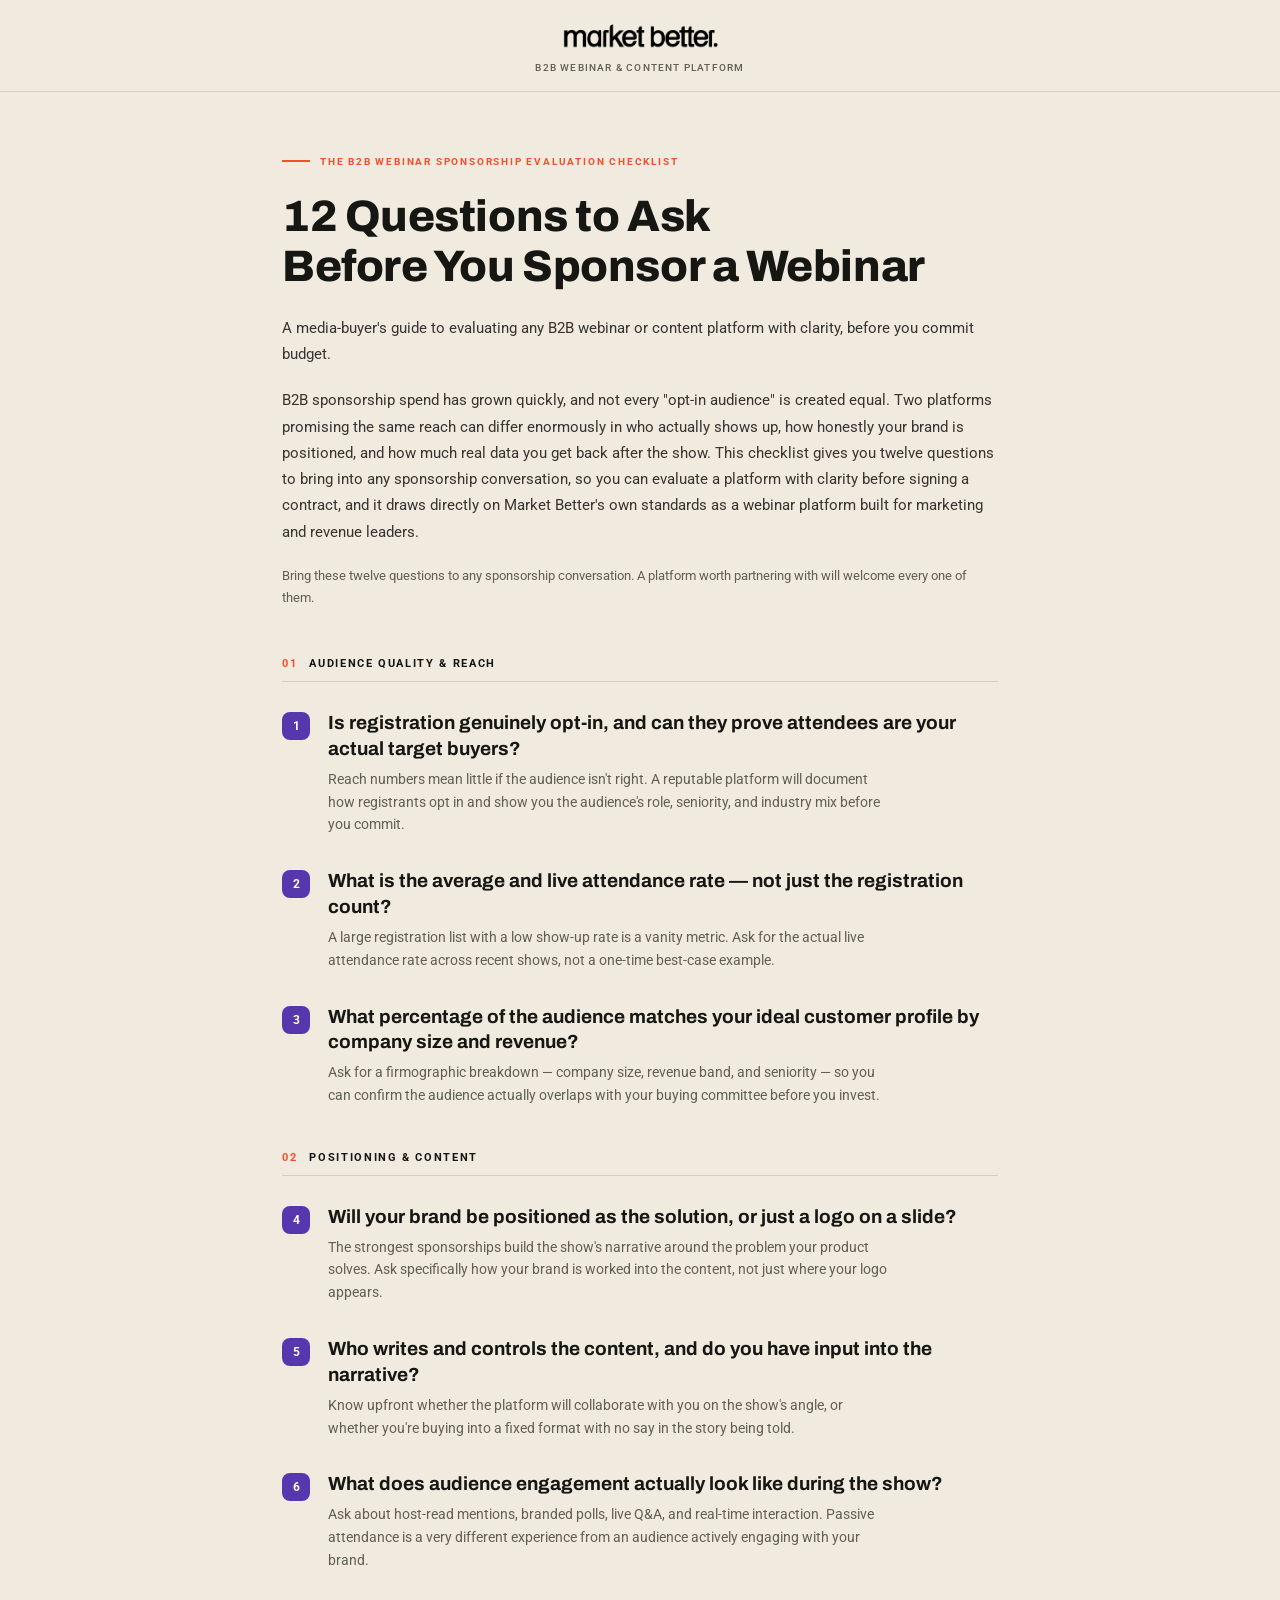
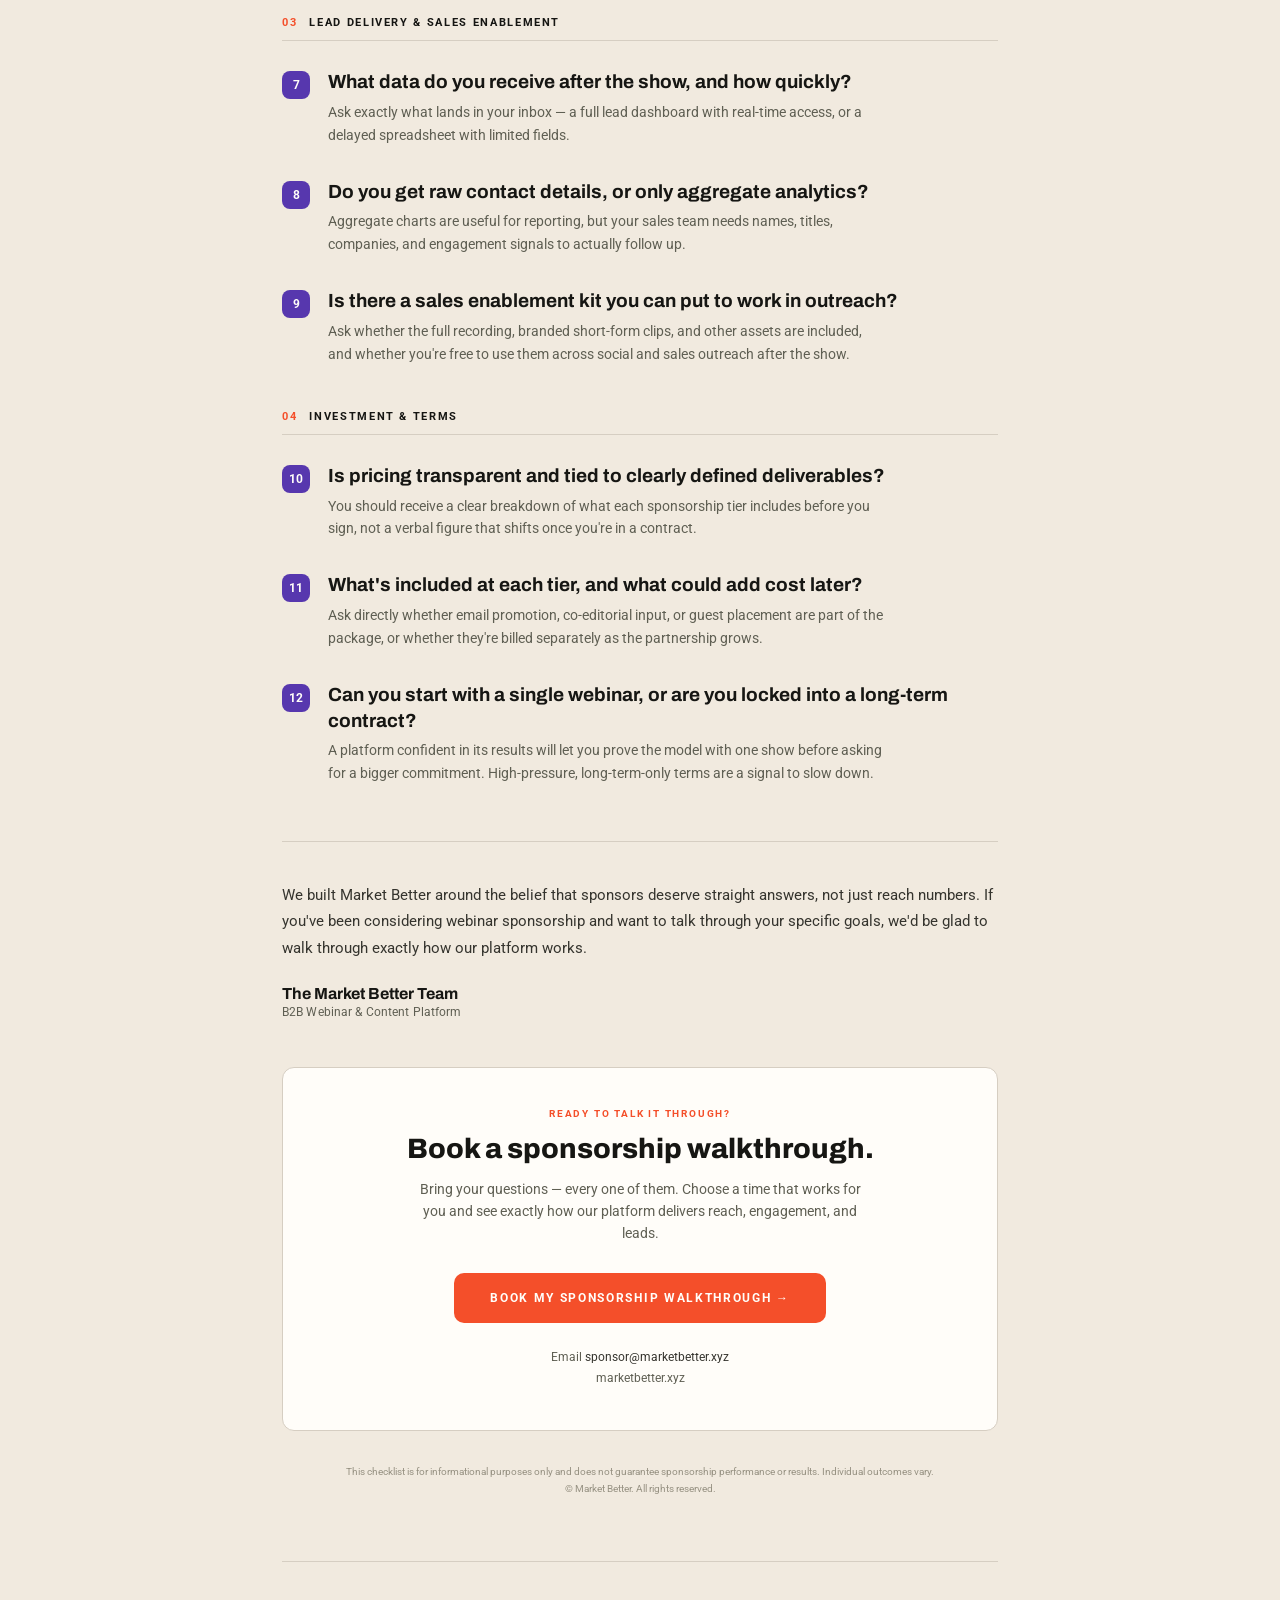
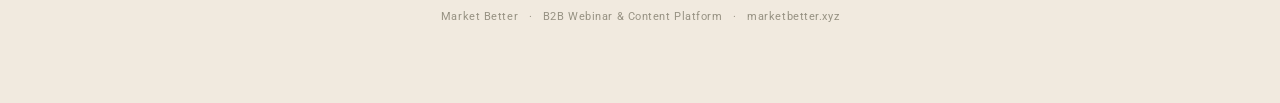
<file: reference-market-better/checklist.html>
<!DOCTYPE html>
<html lang="en">
<head>
  <meta charset="UTF-8" />
  <meta name="viewport" content="width=device-width, initial-scale=1.0" />
  <title>The B2B Webinar Sponsorship Evaluation Checklist — Market Better</title>
  <meta name="robots" content="noindex" />
  <link rel="preconnect" href="https://fonts.googleapis.com" />
  <link rel="preconnect" href="https://fonts.gstatic.com" crossorigin />
  <link href="https://fonts.googleapis.com/css2?family=Archivo:wght@400;500;600;700;800&family=Roboto:wght@400;500;700&display=swap" rel="stylesheet" />
  <style>

    *, *::before, *::after { box-sizing: border-box; margin: 0; padding: 0; }

    :root {
      --cream:       #f1eadf;
      --cream-dark:  #e6ddcd;
      --cream-mid:   #ece3d5;
      --purple:      #5737ae;
      --purple-light:#7a5cc9;
      --coral:       #f44f2a;
      --coral-dark:  #d63d1c;
      --ink:         #161613;
      --ink-soft:    #35342e;
      --ink-muted:   #5f5f53;
      --ink-faint:   #979283;
      --white:       #fffdf9;
      --border:      #d6cec2;
    }

    body {
      font-family: 'Roboto', system-ui, sans-serif;
      background: var(--cream);
      color: var(--ink);
      min-height: 100vh;
      -webkit-font-smoothing: antialiased;
    }

    /* ── Nav ── */
    .nav {
      display: flex;
      flex-direction: column;
      align-items: center;
      justify-content: center;
      gap: 8px;
      padding: 1.25rem 3rem 1.1rem;
      background: var(--cream);
      border-bottom: 0.5px solid var(--border);
    }

    .nav-logo { display: flex; align-items: center; }

    .nav-logo img {
      height: 34px;
      width: auto;
      display: block;
    }

    .nav-tag {
      font-family: 'Roboto', sans-serif;
      font-size: 10px;
      font-weight: 500;
      letter-spacing: 0.12em;
      text-transform: uppercase;
      color: var(--ink-muted);
    }

    /* ── Page wrap ── */
    .page-wrap {
      max-width: 780px;
      margin: 0 auto;
      padding: 4rem 2rem 5rem;
    }

    .eyebrow {
      font-size: 10px;
      font-weight: 700;
      letter-spacing: 0.18em;
      text-transform: uppercase;
      color: var(--coral);
      margin-bottom: 1.5rem;
      display: flex;
      align-items: center;
      gap: 10px;
    }

    .eyebrow::before {
      content: '';
      display: block;
      width: 28px;
      height: 2px;
      background: var(--coral);
    }

    .headline {
      font-family: 'Archivo', sans-serif;
      font-size: 44px;
      font-weight: 800;
      line-height: 1.14;
      color: var(--ink);
      margin-bottom: 1.5rem;
      letter-spacing: -0.01em;
    }

    .intro {
      font-size: 15px;
      font-weight: 400;
      line-height: 1.75;
      color: var(--ink-soft);
      margin-bottom: 1.25rem;
    }

    .intro-note {
      font-size: 13px;
      font-weight: 400;
      color: var(--ink-muted);
      line-height: 1.7;
      margin-bottom: 3rem;
    }

    /* ── Checklist ── */
    .section-label {
      display: flex;
      align-items: baseline;
      gap: 12px;
      font-size: 11px;
      font-weight: 700;
      letter-spacing: 0.15em;
      text-transform: uppercase;
      color: var(--ink);
      border-bottom: 0.5px solid var(--border);
      padding-bottom: 0.7rem;
      margin: 2.75rem 0 1.75rem;
    }

    .section-label .num { color: var(--coral); }

    .q-item {
      display: flex;
      gap: 18px;
      align-items: flex-start;
      margin-bottom: 2rem;
    }

    .q-num {
      flex-shrink: 0;
      width: 28px;
      height: 28px;
      border-radius: 8px;
      background: var(--purple);
      color: var(--white);
      font-size: 12px;
      font-weight: 700;
      display: flex;
      align-items: center;
      justify-content: center;
      margin-top: 2px;
    }

    .q-title {
      font-family: 'Archivo', sans-serif;
      font-size: 19px;
      font-weight: 700;
      color: var(--ink);
      line-height: 1.35;
      margin-bottom: 6px;
    }

    .q-desc {
      font-size: 13.5px;
      font-weight: 400;
      color: var(--ink-muted);
      line-height: 1.7;
      max-width: 560px;
    }

    /* ── Closing note ── */
    .closing {
      margin-top: 3.5rem;
      padding-top: 2.5rem;
      border-top: 0.5px solid var(--border);
    }

    .closing-text {
      font-size: 15px;
      font-weight: 400;
      line-height: 1.75;
      color: var(--ink-soft);
      margin-bottom: 1.5rem;
    }

    .closing-name {
      font-family: 'Archivo', sans-serif;
      font-size: 16px;
      font-weight: 700;
      color: var(--ink);
      margin-bottom: 3px;
    }

    .closing-title {
      font-size: 11.5px;
      font-weight: 400;
      color: var(--ink-muted);
      letter-spacing: 0.01em;
    }

    /* ── Booking CTA ── */
    .cta-card {
      background: var(--white);
      border: 0.5px solid var(--border);
      border-radius: 12px;
      padding: 2.5rem 2.25rem;
      margin-top: 3rem;
      text-align: center;
    }

    .cta-eyebrow {
      font-size: 10px;
      font-weight: 700;
      letter-spacing: 0.18em;
      text-transform: uppercase;
      color: var(--coral);
      margin-bottom: 0.75rem;
    }

    .cta-title {
      font-family: 'Archivo', sans-serif;
      font-size: 28px;
      font-weight: 800;
      color: var(--ink);
      line-height: 1.25;
      margin-bottom: 0.75rem;
    }

    .cta-sub {
      font-size: 13.5px;
      font-weight: 400;
      color: var(--ink-muted);
      line-height: 1.65;
      max-width: 460px;
      margin: 0 auto 1.75rem;
    }

    .cta-btn {
      display: inline-flex;
      align-items: center;
      justify-content: center;
      gap: 10px;
      height: 50px;
      padding: 0 2.25rem;
      background: var(--coral);
      color: var(--white);
      border: none;
      border-radius: 10px;
      font-family: 'Roboto', sans-serif;
      font-size: 12px;
      font-weight: 700;
      letter-spacing: 0.14em;
      text-transform: uppercase;
      cursor: pointer;
      text-decoration: none;
      transition: background 0.15s, transform 0.1s;
    }

    .cta-btn:hover { background: var(--coral-dark); }
    .cta-btn:active { transform: scale(0.99); }

    .cta-contact {
      font-size: 12px;
      font-weight: 400;
      color: var(--ink-muted);
      line-height: 1.8;
      margin-top: 1.5rem;
    }

    .cta-contact a { color: var(--ink-soft); text-decoration: none; }

    .disclaimer {
      margin-top: 2rem;
      font-size: 10px;
      font-weight: 400;
      color: var(--ink-faint);
      line-height: 1.7;
      text-align: center;
    }

    /* ── Footer ── */
    .page-footer {
      text-align: center;
      padding: 3rem 0 0;
      font-size: 11px;
      font-weight: 400;
      color: var(--ink-faint);
      letter-spacing: 0.05em;
      border-top: 0.5px solid var(--border);
      margin-top: 4rem;
    }

    /* ── Responsive ── */
    @media (max-width: 640px) {
      .headline { font-size: 32px; }
      .page-wrap { padding: 2.5rem 1.25rem 4rem; }
      .nav { padding: 1rem 1.5rem; }
    }

  </style>
</head>
<body>

  <!-- Nav -->
  <nav class="nav">
    <span class="nav-logo"><img src="market-better-logo.png" alt="Market Better" /></span>
    <span class="nav-tag">B2B Webinar &amp; Content Platform</span>
  </nav>

  <div class="page-wrap">

    <p class="eyebrow">The B2B Webinar Sponsorship Evaluation Checklist</p>

    <h1 class="headline">12 Questions to Ask<br>Before You Sponsor a Webinar</h1>

    <p class="intro">
      A media-buyer's guide to evaluating any B2B webinar or content platform with clarity, before you commit budget.
    </p>

    <p class="intro">
      B2B sponsorship spend has grown quickly, and not every "opt-in audience" is created equal. Two platforms promising the same reach can differ enormously in who actually shows up, how honestly your brand is positioned, and how much real data you get back after the show. This checklist gives you twelve questions to bring into any sponsorship conversation, so you can evaluate a platform with clarity before signing a contract, and it draws directly on Market Better's own standards as a webinar platform built for marketing and revenue leaders.
    </p>

    <p class="intro-note">
      Bring these twelve questions to any sponsorship conversation. A platform worth partnering with will welcome every one of them.
    </p>

    <!-- 01 -->
    <p class="section-label"><span class="num">01</span> Audience Quality &amp; Reach</p>

    <div class="q-item">
      <span class="q-num">1</span>
      <div>
        <p class="q-title">Is registration genuinely opt-in, and can they prove attendees are your actual target buyers?</p>
        <p class="q-desc">Reach numbers mean little if the audience isn't right. A reputable platform will document how registrants opt in and show you the audience's role, seniority, and industry mix before you commit.</p>
      </div>
    </div>

    <div class="q-item">
      <span class="q-num">2</span>
      <div>
        <p class="q-title">What is the average and live attendance rate — not just the registration count?</p>
        <p class="q-desc">A large registration list with a low show-up rate is a vanity metric. Ask for the actual live attendance rate across recent shows, not a one-time best-case example.</p>
      </div>
    </div>

    <div class="q-item">
      <span class="q-num">3</span>
      <div>
        <p class="q-title">What percentage of the audience matches your ideal customer profile by company size and revenue?</p>
        <p class="q-desc">Ask for a firmographic breakdown — company size, revenue band, and seniority — so you can confirm the audience actually overlaps with your buying committee before you invest.</p>
      </div>
    </div>

    <!-- 02 -->
    <p class="section-label"><span class="num">02</span> Positioning &amp; Content</p>

    <div class="q-item">
      <span class="q-num">4</span>
      <div>
        <p class="q-title">Will your brand be positioned as the solution, or just a logo on a slide?</p>
        <p class="q-desc">The strongest sponsorships build the show's narrative around the problem your product solves. Ask specifically how your brand is worked into the content, not just where your logo appears.</p>
      </div>
    </div>

    <div class="q-item">
      <span class="q-num">5</span>
      <div>
        <p class="q-title">Who writes and controls the content, and do you have input into the narrative?</p>
        <p class="q-desc">Know upfront whether the platform will collaborate with you on the show's angle, or whether you're buying into a fixed format with no say in the story being told.</p>
      </div>
    </div>

    <div class="q-item">
      <span class="q-num">6</span>
      <div>
        <p class="q-title">What does audience engagement actually look like during the show?</p>
        <p class="q-desc">Ask about host-read mentions, branded polls, live Q&amp;A, and real-time interaction. Passive attendance is a very different experience from an audience actively engaging with your brand.</p>
      </div>
    </div>

    <!-- 03 -->
    <p class="section-label"><span class="num">03</span> Lead Delivery &amp; Sales Enablement</p>

    <div class="q-item">
      <span class="q-num">7</span>
      <div>
        <p class="q-title">What data do you receive after the show, and how quickly?</p>
        <p class="q-desc">Ask exactly what lands in your inbox — a full lead dashboard with real-time access, or a delayed spreadsheet with limited fields.</p>
      </div>
    </div>

    <div class="q-item">
      <span class="q-num">8</span>
      <div>
        <p class="q-title">Do you get raw contact details, or only aggregate analytics?</p>
        <p class="q-desc">Aggregate charts are useful for reporting, but your sales team needs names, titles, companies, and engagement signals to actually follow up.</p>
      </div>
    </div>

    <div class="q-item">
      <span class="q-num">9</span>
      <div>
        <p class="q-title">Is there a sales enablement kit you can put to work in outreach?</p>
        <p class="q-desc">Ask whether the full recording, branded short-form clips, and other assets are included, and whether you're free to use them across social and sales outreach after the show.</p>
      </div>
    </div>

    <!-- 04 -->
    <p class="section-label"><span class="num">04</span> Investment &amp; Terms</p>

    <div class="q-item">
      <span class="q-num">10</span>
      <div>
        <p class="q-title">Is pricing transparent and tied to clearly defined deliverables?</p>
        <p class="q-desc">You should receive a clear breakdown of what each sponsorship tier includes before you sign, not a verbal figure that shifts once you're in a contract.</p>
      </div>
    </div>

    <div class="q-item">
      <span class="q-num">11</span>
      <div>
        <p class="q-title">What's included at each tier, and what could add cost later?</p>
        <p class="q-desc">Ask directly whether email promotion, co-editorial input, or guest placement are part of the package, or whether they're billed separately as the partnership grows.</p>
      </div>
    </div>

    <div class="q-item">
      <span class="q-num">12</span>
      <div>
        <p class="q-title">Can you start with a single webinar, or are you locked into a long-term contract?</p>
        <p class="q-desc">A platform confident in its results will let you prove the model with one show before asking for a bigger commitment. High-pressure, long-term-only terms are a signal to slow down.</p>
      </div>
    </div>

    <!-- Closing note -->
    <div class="closing">
      <p class="closing-text">
        We built Market Better around the belief that sponsors deserve straight answers, not just reach numbers. If you've been considering webinar sponsorship and want to talk through your specific goals, we'd be glad to walk through exactly how our platform works.
      </p>
      <p class="closing-name">The Market Better Team</p>
      <p class="closing-title">B2B Webinar &amp; Content Platform</p>
    </div>

    <!-- Booking CTA -->
    <div class="cta-card">
      <p class="cta-eyebrow">Ready to talk it through?</p>
      <h2 class="cta-title">Book a sponsorship walkthrough.</h2>
      <p class="cta-sub">Bring your questions — every one of them. Choose a time that works for you and see exactly how our platform delivers reach, engagement, and leads.</p>
      <button class="cta-btn" id="book-consultation-btn" type="button">
        Book my sponsorship walkthrough
        &rarr;
      </button>
      <p class="cta-contact">
        Email <a href="mailto:sponsor@marketbetter.xyz">sponsor@marketbetter.xyz</a><br>
        marketbetter.xyz
      </p>
    </div>

    <p class="disclaimer">
      This checklist is for informational purposes only and does not guarantee sponsorship performance or results. Individual outcomes vary.<br>
      &copy; Market Better. All rights reserved.
    </p>

    <footer class="page-footer">
      Market Better &nbsp;&nbsp;·&nbsp;&nbsp; B2B Webinar &amp; Content Platform &nbsp;&nbsp;·&nbsp;&nbsp; marketbetter.xyz
    </footer>

  </div>

  <script>
    (function () {
      var CONSULT_WEBHOOK_URL = 'https://services.leadconnectorhq.com/hooks/uE8iQeezklYV7hJanEiE/webhook-trigger/cb4a54c4-508b-4071-8350-c3f657fbb175';
      var CALENDAR_URL = 'https://api.leadconnectorhq.com/widget/booking/vJSj6VX7HHYfmAeL6dUI';

      async function handleBookConsultationClick(event) {
        if (event) event.preventDefault();

        if (window.__mbisConsultationSubmitting) return;
        window.__mbisConsultationSubmitting = true;

        var button = event && event.currentTarget;
        if (button) {
          button.textContent = 'Opening Calendar...';
          button.disabled = true;
        }

        var payload = {
          event_type: 'consultation_intent_submitted',
          first_name: sessionStorage.getItem('mbis_first_name') || '',
          email: sessionStorage.getItem('mbis_email') || '',
          lead_source: 'Podcast',
          source_channel: 'Podcast',
          campaign_name: 'Market Better - Webinar Sponsorship Checklist',
          lead_magnet: 'The B2B Webinar Sponsorship Evaluation Checklist',
          source_page: window.location.href,
          cta_name: 'Book a Sponsorship Walkthrough',
          cta_destination: CALENDAR_URL,
          system_name: 'Market Better Inbound System',
          system_id: 'MBIS',
          submitted_at: new Date().toISOString()
        };

        try {
          var response = await fetch(CONSULT_WEBHOOK_URL, {
            method: 'POST',
            headers: { 'Content-Type': 'application/json' },
            body: JSON.stringify(payload)
          });
          console.log('GHL consultation intent webhook status:', response.status);
        } catch (error) {
          console.error('GHL consultation intent webhook failed:', error);
        } finally {
          window.location.href = CALENDAR_URL;
        }
      }

      var btn = document.getElementById('book-consultation-btn');
      if (btn) btn.addEventListener('click', handleBookConsultationClick);
    })();
  </script>

</body>
</html>
</file>
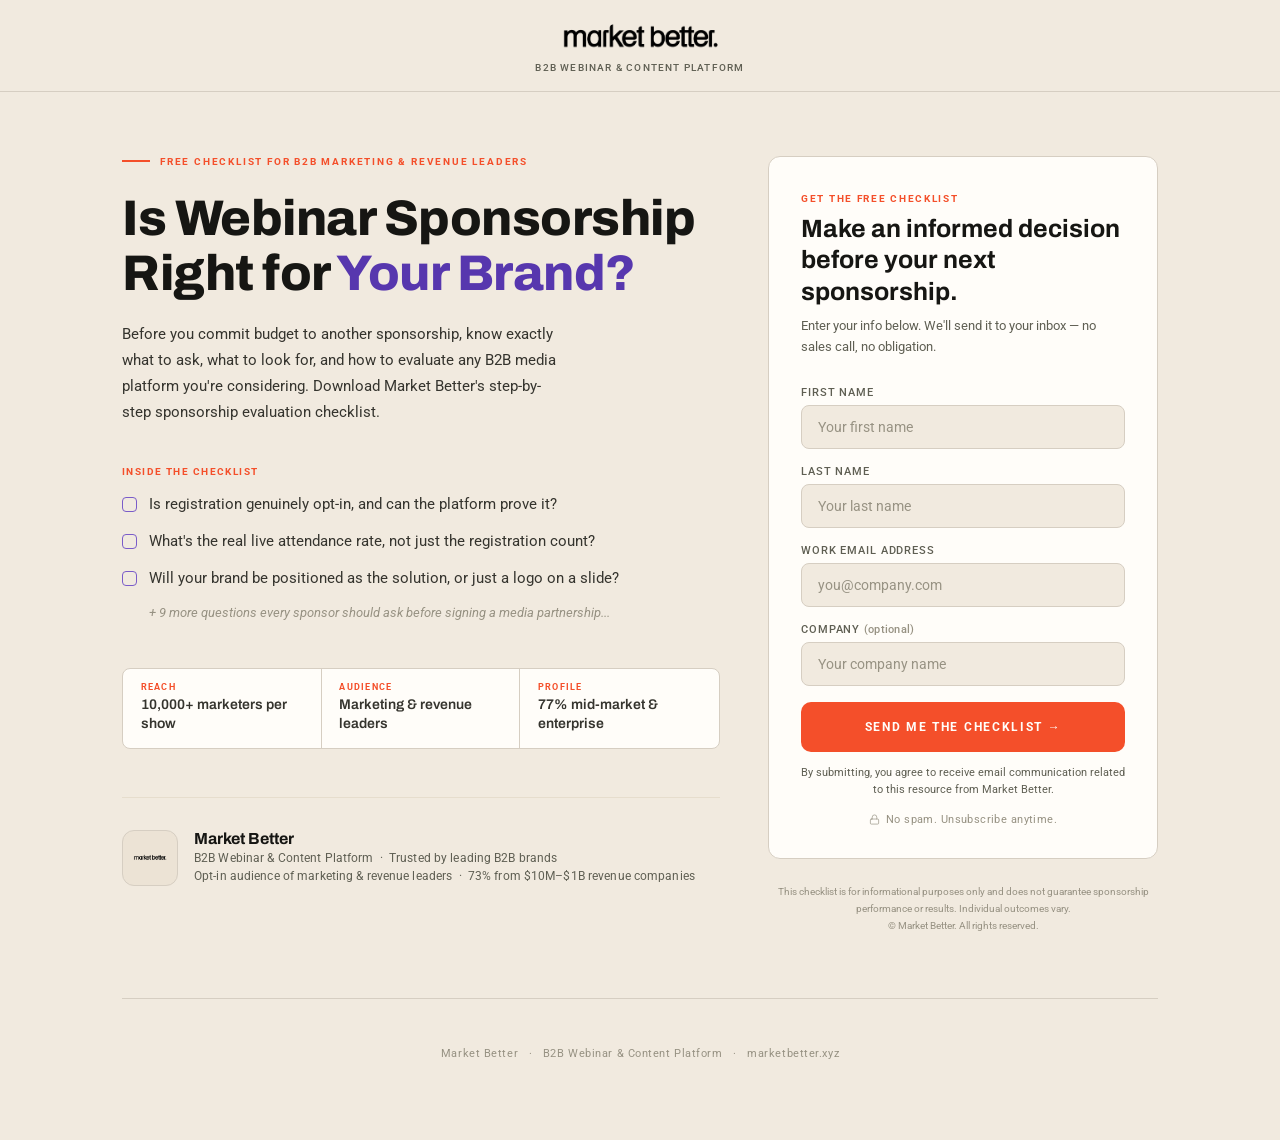
<file: reference-market-better/MarketBetter_LandingPage.html>
<!DOCTYPE html>
<html lang="en">
<head>
  <meta charset="UTF-8" />
  <meta name="viewport" content="width=device-width, initial-scale=1.0" />
  <title>Is Webinar Sponsorship Right for Your Brand? — Market Better</title>
  <link rel="preconnect" href="https://fonts.googleapis.com" />
  <link rel="preconnect" href="https://fonts.gstatic.com" crossorigin />
  <link href="https://fonts.googleapis.com/css2?family=Archivo:wght@400;500;600;700;800&family=Roboto:wght@400;500;700&display=swap" rel="stylesheet" />
  <style>

    *, *::before, *::after { box-sizing: border-box; margin: 0; padding: 0; }

    :root {
      --cream:       #f1eadf;
      --cream-dark:  #e6ddcd;
      --cream-mid:   #ece3d5;
      --purple:      #5737ae;
      --purple-light:#7a5cc9;
      --coral:       #f44f2a;
      --coral-dark:  #d63d1c;
      --ink:         #161613;
      --ink-soft:    #35342e;
      --ink-muted:   #5f5f53;
      --ink-faint:   #979283;
      --white:       #fffdf9;
      --border:      #d6cec2;
    }

    body {
      font-family: 'Roboto', system-ui, sans-serif;
      background: var(--cream);
      color: var(--ink);
      min-height: 100vh;
      -webkit-font-smoothing: antialiased;
    }

    /* ── Nav ── */
    .nav {
      display: flex;
      flex-direction: column;
      align-items: center;
      justify-content: center;
      gap: 8px;
      padding: 1.25rem 3rem 1.1rem;
      background: var(--cream);
      border-bottom: 0.5px solid var(--border);
    }

    .nav-logo {
      display: flex;
      align-items: center;
    }

    .nav-logo img {
      height: 34px;
      width: auto;
      display: block;
    }

    .nav-tag {
      font-family: 'Roboto', sans-serif;
      font-size: 10px;
      font-weight: 500;
      letter-spacing: 0.12em;
      text-transform: uppercase;
      color: var(--ink-muted);
    }

    /* ── Page wrap ── */
    .page-wrap {
      max-width: 1100px;
      margin: 0 auto;
      padding: 4rem 2rem 5rem;
    }

    .two-col {
      display: grid;
      grid-template-columns: 1fr 390px;
      gap: 3rem;
      align-items: start;
    }

    /* ── Left column ── */
    .eyebrow {
      font-size: 10px;
      font-weight: 700;
      letter-spacing: 0.18em;
      text-transform: uppercase;
      color: var(--coral);
      margin-bottom: 1.5rem;
      display: flex;
      align-items: center;
      gap: 10px;
    }

    .eyebrow::before {
      content: '';
      display: block;
      width: 28px;
      height: 2px;
      background: var(--coral);
    }

    .headline {
      font-family: 'Archivo', sans-serif;
      font-size: 50px;
      font-weight: 800;
      line-height: 1.1;
      color: var(--ink);
      margin-bottom: 1.25rem;
      letter-spacing: -0.01em;
    }

    .headline em {
      font-style: normal;
      color: var(--purple);
    }

    .subheadline {
      font-size: 15px;
      font-weight: 400;
      line-height: 1.75;
      color: var(--ink-soft);
      margin-bottom: 2.5rem;
      max-width: 440px;
    }

    /* ── Credential bar ── */
    .credential-bar {
      display: grid;
      grid-template-columns: repeat(3, 1fr);
      border: 0.5px solid var(--border);
      border-radius: 8px;
      overflow: hidden;
      margin-bottom: 3rem;
      background: var(--white);
    }

    .cred-item {
      padding: 0.85rem 1.1rem;
      border-right: 0.5px solid var(--border);
    }

    .cred-item:last-child { border-right: none; }

    .cred-label {
      display: block;
      font-size: 9px;
      font-weight: 700;
      letter-spacing: 0.14em;
      text-transform: uppercase;
      color: var(--coral);
      margin-bottom: 4px;
    }

    .cred-value {
      display: block;
      font-family: 'Archivo', sans-serif;
      font-size: 14px;
      font-weight: 600;
      color: var(--ink-soft);
      line-height: 1.35;
    }

    /* ── Checklist bullets (main content) ── */
    .checklist-label {
      font-size: 9.5px;
      font-weight: 700;
      letter-spacing: 0.15em;
      text-transform: uppercase;
      color: var(--coral);
      margin-bottom: 1.1rem;
    }

    .checklist-bullets {
      margin-bottom: 3rem;
    }

    .checklist-item {
      display: flex;
      align-items: flex-start;
      gap: 12px;
      margin-bottom: 0.9rem;
      font-size: 14.5px;
      font-weight: 400;
      color: var(--ink-soft);
      line-height: 1.55;
    }

    .checklist-check {
      width: 15px;
      height: 15px;
      border: 1.5px solid var(--purple-light);
      border-radius: 4px;
      flex-shrink: 0;
      margin-top: 3px;
    }

    .checklist-more {
      font-size: 13px;
      font-weight: 400;
      color: var(--ink-faint);
      font-style: italic;
      padding-left: 27px;
      margin-top: 4px;
    }

    /* ── Platform byline ── */
    .doctor-row {
      display: flex;
      align-items: center;
      gap: 16px;
      padding-top: 2rem;
      border-top: 0.5px solid var(--cream-dark);
      margin-top: 2rem;
    }

    .doc-avatar {
      width: 56px;
      height: 56px;
      border-radius: 12px;
      border: 0.5px solid var(--border);
      background: var(--cream-mid);
      display: flex;
      align-items: center;
      justify-content: center;
      flex-shrink: 0;
      overflow: hidden;
    }

    .doc-avatar img {
      width: 34px;
      height: auto;
    }

    .doc-name {
      font-family: 'Archivo', sans-serif;
      font-size: 16px;
      font-weight: 700;
      color: var(--ink);
      margin-bottom: 3px;
    }

    .doc-title {
      font-size: 11.5px;
      font-weight: 400;
      color: var(--ink-muted);
      line-height: 1.5;
      letter-spacing: 0.01em;
    }

    /* ── Right column: form ── */
    .form-col {
      position: sticky;
      top: 2rem;
    }

    .form-card {
      background: var(--white);
      border-radius: 12px;
      padding: 2.25rem 2rem 2rem;
      border: 0.5px solid var(--border);
    }

    .form-eyebrow {
      font-size: 9.5px;
      font-weight: 700;
      letter-spacing: 0.18em;
      text-transform: uppercase;
      color: var(--coral);
      margin-bottom: 0.6rem;
    }

    .form-title {
      font-family: 'Archivo', sans-serif;
      font-size: 25px;
      font-weight: 700;
      color: var(--ink);
      margin-bottom: 0.5rem;
      line-height: 1.25;
    }

    .form-subtitle {
      font-size: 13px;
      font-weight: 400;
      color: var(--ink-muted);
      margin-bottom: 1.75rem;
      line-height: 1.65;
    }

    .form-label {
      display: block;
      font-size: 11px;
      font-weight: 500;
      letter-spacing: 0.08em;
      text-transform: uppercase;
      color: var(--ink-muted);
      margin-bottom: 6px;
    }

    .form-row { margin-bottom: 1rem; }

    .form-input {
      width: 100%;
      height: 44px;
      border: 0.5px solid var(--border);
      border-radius: 8px;
      padding: 0 1rem;
      font-size: 14px;
      font-weight: 400;
      font-family: 'Roboto', sans-serif;
      background: var(--cream);
      color: var(--ink);
      outline: none;
      transition: border-color 0.15s, background 0.15s;
    }

    .form-input:focus {
      border-color: var(--purple);
      background: var(--white);
    }

    .form-input::placeholder {
      color: var(--ink-faint);
      font-weight: 400;
    }

    .cta-btn {
      width: 100%;
      height: 50px;
      background: var(--coral);
      color: var(--white);
      border: none;
      border-radius: 10px;
      font-family: 'Roboto', sans-serif;
      font-size: 12px;
      font-weight: 700;
      letter-spacing: 0.14em;
      text-transform: uppercase;
      cursor: pointer;
      display: flex;
      align-items: center;
      justify-content: center;
      gap: 10px;
      transition: background 0.15s, transform 0.1s;
      margin-top: 0.25rem;
    }

    .cta-btn:hover { background: var(--coral-dark); }
    .cta-btn:active { transform: scale(0.99); }

    .cta-btn:disabled {
      background: #f4a58f;
      cursor: default;
      transform: none;
    }

    .field-error {
      display: none;
      font-size: 11px;
      font-weight: 400;
      color: #b3381a;
      margin-top: 5px;
      line-height: 1.4;
    }

    .field-error.visible { display: block; }

    .form-input.invalid { border-color: #b3381a; }

    .consent-note {
      font-size: 10.5px;
      font-weight: 400;
      color: var(--ink-muted);
      line-height: 1.6;
      margin-top: 0.85rem;
      text-align: center;
    }

    .form-status-error {
      display: none;
      font-size: 12px;
      font-weight: 400;
      color: #b3381a;
      line-height: 1.55;
      margin-top: 1rem;
      text-align: center;
    }

    .form-status-error.visible { display: block; }

    .form-success {
      display: none;
      text-align: center;
      padding: 1.5rem 0 0.75rem;
    }

    .form-success.visible { display: block; }

    .form-success-icon {
      width: 44px;
      height: 44px;
      margin: 0 auto 1rem;
      border-radius: 50%;
      border: 1.5px solid var(--purple);
      display: flex;
      align-items: center;
      justify-content: center;
    }

    .form-success-icon svg {
      width: 20px;
      height: 20px;
      stroke: var(--purple);
      stroke-width: 2;
      fill: none;
      stroke-linecap: round;
      stroke-linejoin: round;
    }

    .form-success-text {
      font-family: 'Archivo', sans-serif;
      font-size: 19px;
      font-weight: 700;
      color: var(--ink);
      line-height: 1.4;
    }

    .trust-line {
      display: flex;
      align-items: center;
      justify-content: center;
      gap: 6px;
      font-size: 10.5px;
      font-weight: 400;
      color: var(--ink-faint);
      margin-top: 0.85rem;
      letter-spacing: 0.04em;
    }

    .trust-line svg {
      width: 11px;
      height: 11px;
      stroke: var(--ink-faint);
      stroke-width: 1.5;
      fill: none;
      stroke-linecap: round;
      stroke-linejoin: round;
    }

    .disclaimer {
      margin-top: 1.5rem;
      font-size: 10px;
      font-weight: 400;
      color: var(--ink-faint);
      line-height: 1.7;
      text-align: center;
    }

    /* ── Footer ── */
    .page-footer {
      text-align: center;
      padding: 3rem 0 0;
      font-size: 11px;
      font-weight: 400;
      color: var(--ink-faint);
      letter-spacing: 0.05em;
      border-top: 0.5px solid var(--border);
      margin-top: 4rem;
    }

    /* ── Responsive ── */
    @media (max-width: 860px) {
      .two-col { grid-template-columns: 1fr; }
      .form-col { position: static; }
      .headline { font-size: 38px; }
      .nav { padding: 1rem 1.5rem; }
    }

    @media (max-width: 540px) {
      .headline { font-size: 32px; }
      .page-wrap { padding: 2.5rem 1.25rem 4rem; }
      .credential-bar { grid-template-columns: 1fr; }
      .cred-item { border-right: none; border-bottom: 0.5px solid var(--border); }
      .cred-item:last-child { border-bottom: none; }
    }

  </style>
</head>
<body>

  <!-- Nav -->
  <nav class="nav">
    <span class="nav-logo"><img src="market-better-logo.png" alt="Market Better" /></span>
    <span class="nav-tag">B2B Webinar &amp; Content Platform</span>
  </nav>

  <div class="page-wrap">

    <div class="two-col">

      <!-- LEFT: hero content -->
      <div>
        <p class="eyebrow">Free checklist for B2B marketing &amp; revenue leaders</p>

        <h1 class="headline">
          Is Webinar Sponsorship<br>
          Right for <em>Your Brand?</em>
        </h1>

        <p class="subheadline">
          Before you commit budget to another sponsorship, know exactly what to ask, what to look for, and how to evaluate any B2B media platform you're considering. Download Market Better's step-by-step sponsorship evaluation checklist.
        </p>

        <p class="checklist-label">Inside the checklist</p>
        <div class="checklist-bullets">
          <div class="checklist-item">
            <div class="checklist-check"></div>
            Is registration genuinely opt-in, and can the platform prove it?
          </div>
          <div class="checklist-item">
            <div class="checklist-check"></div>
            What's the real live attendance rate, not just the registration count?
          </div>
          <div class="checklist-item">
            <div class="checklist-check"></div>
            Will your brand be positioned as the solution, or just a logo on a slide?
          </div>
          <p class="checklist-more">+ 9 more questions every sponsor should ask before signing a media partnership...</p>
        </div>

        <div class="credential-bar">
          <div class="cred-item">
            <span class="cred-label">Reach</span>
            <span class="cred-value">10,000+ marketers per show</span>
          </div>
          <div class="cred-item">
            <span class="cred-label">Audience</span>
            <span class="cred-value">Marketing &amp; revenue leaders</span>
          </div>
          <div class="cred-item">
            <span class="cred-label">Profile</span>
            <span class="cred-value">77% mid-market &amp; enterprise</span>
          </div>
        </div>

        <div class="doctor-row">
          <div class="doc-avatar"><img src="market-better-logo.png" alt="" /></div>
          <div>
            <p class="doc-name">Market Better</p>
            <p class="doc-title">B2B Webinar &amp; Content Platform &nbsp;·&nbsp; Trusted by leading B2B brands<br>Opt-in audience of marketing &amp; revenue leaders &nbsp;·&nbsp; 73% from $10M&ndash;$1B revenue companies</p>
          </div>
        </div>
      </div>

      <!-- RIGHT: form -->
      <div class="form-col">
        <div class="form-card">
          <p class="form-eyebrow">Get the free checklist</p>
          <h2 class="form-title">Make an informed decision before your next sponsorship.</h2>
          <p class="form-subtitle">Enter your info below. We'll send it to your inbox — no sales call, no obligation.</p>

          <form id="optin-form" novalidate>
            <div class="form-row">
              <label class="form-label" for="first-name">First name</label>
              <input class="form-input" type="text" id="first-name" name="first_name" placeholder="Your first name" autocomplete="given-name" />
              <p class="field-error" id="first-name-error">Please enter your first name.</p>
            </div>
            <div class="form-row">
              <label class="form-label" for="last-name">Last name</label>
              <input class="form-input" type="text" id="last-name" name="last_name" placeholder="Your last name" autocomplete="family-name" />
              <p class="field-error" id="last-name-error">Please enter your last name.</p>
            </div>
            <div class="form-row">
              <label class="form-label" for="email">Work email address</label>
              <input class="form-input" type="email" id="email" name="email" placeholder="you@company.com" autocomplete="email" />
              <p class="field-error" id="email-error">Please enter a valid email address.</p>
            </div>
            <div class="form-row">
              <label class="form-label" for="company">Company <span style="text-transform:none; letter-spacing:0.02em; color: var(--ink-faint);">(optional)</span></label>
              <input class="form-input" type="text" id="company" name="company" placeholder="Your company name" autocomplete="organization" />
            </div>

            <button class="cta-btn" type="submit" id="optin-submit">
              Send me the checklist
              &rarr;
            </button>

            <p class="consent-note">By submitting, you agree to receive email communication related to this resource from Market Better.</p>

            <p class="form-status-error" id="optin-error">Something went wrong. Please try again in a moment.</p>

            <p class="trust-line">
              <svg viewBox="0 0 24 24"><rect x="3" y="11" width="18" height="11" rx="2"/><path d="M7 11V7a5 5 0 0 1 10 0v4"/></svg>
              No spam. Unsubscribe anytime.
            </p>
          </form>

          <div class="form-success" id="optin-success" role="status">
            <div class="form-success-icon">
              <svg viewBox="0 0 24 24"><path d="M20 6L9 17l-5-5"/></svg>
            </div>
            <p class="form-success-text">Thank you! Please check your inbox for the B2B Webinar Sponsorship Evaluation Checklist.</p>
          </div>
        </div>

        <p class="disclaimer">
          This checklist is for informational purposes only and does not guarantee sponsorship performance or results. Individual outcomes vary.<br>
          &copy; Market Better. All rights reserved.
        </p>
      </div>

    </div>

    <footer class="page-footer">
      Market Better &nbsp;&nbsp;·&nbsp;&nbsp; B2B Webinar &amp; Content Platform &nbsp;&nbsp;·&nbsp;&nbsp; marketbetter.xyz
    </footer>

  </div>

  <script>
    (function () {
      var WEBHOOKS = [
        { name: 'client', url: 'https://services.leadconnectorhq.com/hooks/uE8iQeezklYV7hJanEiE/webhook-trigger/a9f73de4-fc83-44fe-86ca-7f25775ecad6' }
      ];

      var form = document.getElementById('optin-form');
      var firstNameInput = document.getElementById('first-name');
      var lastNameInput = document.getElementById('last-name');
      var emailInput = document.getElementById('email');
      var companyInput = document.getElementById('company');
      var submitBtn = document.getElementById('optin-submit');
      var errorBox = document.getElementById('optin-error');
      var successBox = document.getElementById('optin-success');
      var submitting = false;

      var EMAIL_RE = /^[^\s@]+@[^\s@]+\.[^\s@]{2,}$/;

      function setFieldError(input, hasError) {
        input.classList.toggle('invalid', hasError);
        var errorEl = document.getElementById(input.id + '-error');
        if (errorEl) errorEl.classList.toggle('visible', hasError);
      }

      function validate() {
        var firstNameOk = firstNameInput.value.trim().length > 0;
        var lastNameOk = lastNameInput.value.trim().length > 0;
        var emailOk = EMAIL_RE.test(emailInput.value.trim());
        setFieldError(firstNameInput, !firstNameOk);
        setFieldError(lastNameInput, !lastNameOk);
        setFieldError(emailInput, !emailOk);
        return firstNameOk && lastNameOk && emailOk;
      }

      [firstNameInput, lastNameInput, emailInput].forEach(function (input) {
        input.addEventListener('input', function () { setFieldError(input, false); });
      });

      function buildPayload() {
        return {
          first_name: firstNameInput.value.trim(),
          last_name: lastNameInput.value.trim(),
          email: emailInput.value.trim(),
          company: companyInput.value.trim(),
          lead_source: 'Podcast',
          source_channel: 'Podcast',
          campaign_name: 'Market Better - Webinar Sponsorship Checklist',
          lead_magnet: 'The B2B Webinar Sponsorship Evaluation Checklist',
          landing_page_url: 'https://q3-2026-anna-ghl-mb-template.vercel.app',
          form_name: 'MBIS - MB - Webinar Sponsorship Checklist Opt-In',
          client_name: 'Market Better',
          system_name: 'Market Better Inbound System',
          system_id: 'MBIS',
          consent: true,
          consent_type: 'Email opt-in',
          submitted_at: new Date().toISOString()
        };
      }

      function postWebhook(webhook, body) {
        return fetch(webhook.url, {
          method: 'POST',
          headers: { 'Content-Type': 'application/json' },
          body: body
        }).then(function (res) {
          if (!res.ok) throw new Error('HTTP ' + res.status);
          return webhook.name;
        });
      }

      form.addEventListener('submit', function (event) {
        event.preventDefault();
        if (submitting) return;
        if (!validate()) return;

        submitting = true;
        submitBtn.disabled = true;
        submitBtn.textContent = 'Sending…';
        errorBox.classList.remove('visible');

        var body = JSON.stringify(buildPayload());

        Promise.allSettled(WEBHOOKS.map(function (w) { return postWebhook(w, body); }))
          .then(function (results) {
            var anySuccess = false;
            results.forEach(function (result, i) {
              if (result.status === 'fulfilled') {
                anySuccess = true;
              } else {
                console.error('[opt-in] ' + WEBHOOKS[i].name + ' webhook failed:', result.reason);
              }
            });

            if (anySuccess) {
              sessionStorage.setItem('mbis_first_name', firstNameInput.value.trim());
              sessionStorage.setItem('mbis_email', emailInput.value.trim());
              form.style.display = 'none';
              successBox.classList.add('visible');
              // Funnel step 2: checklist page with sponsorship walkthrough CTA
              setTimeout(function () { window.location.href = 'checklist.html'; }, 1500);
            } else {
              errorBox.classList.add('visible');
              submitting = false;
              submitBtn.disabled = false;
              submitBtn.innerHTML = 'Send me the checklist &rarr;';
            }
          });
      });
    })();
  </script>

</body>
</html>
</file>
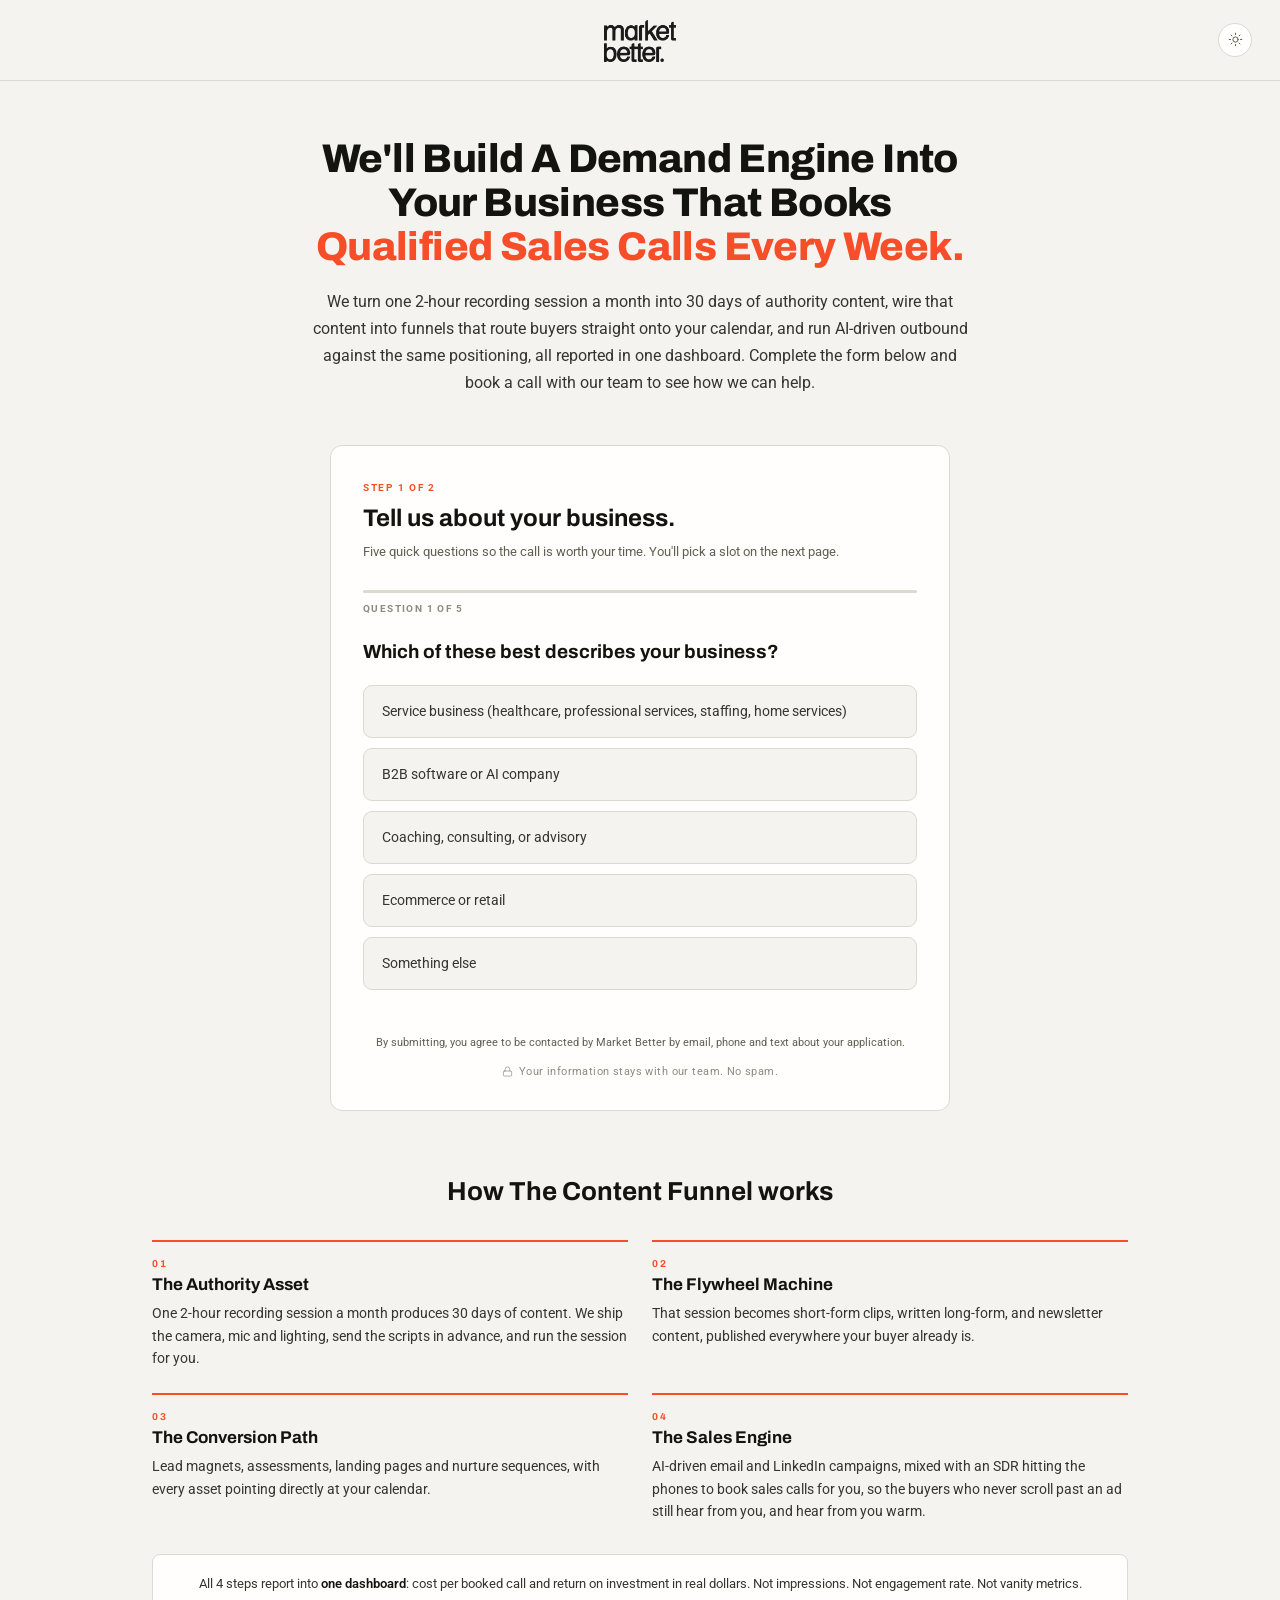
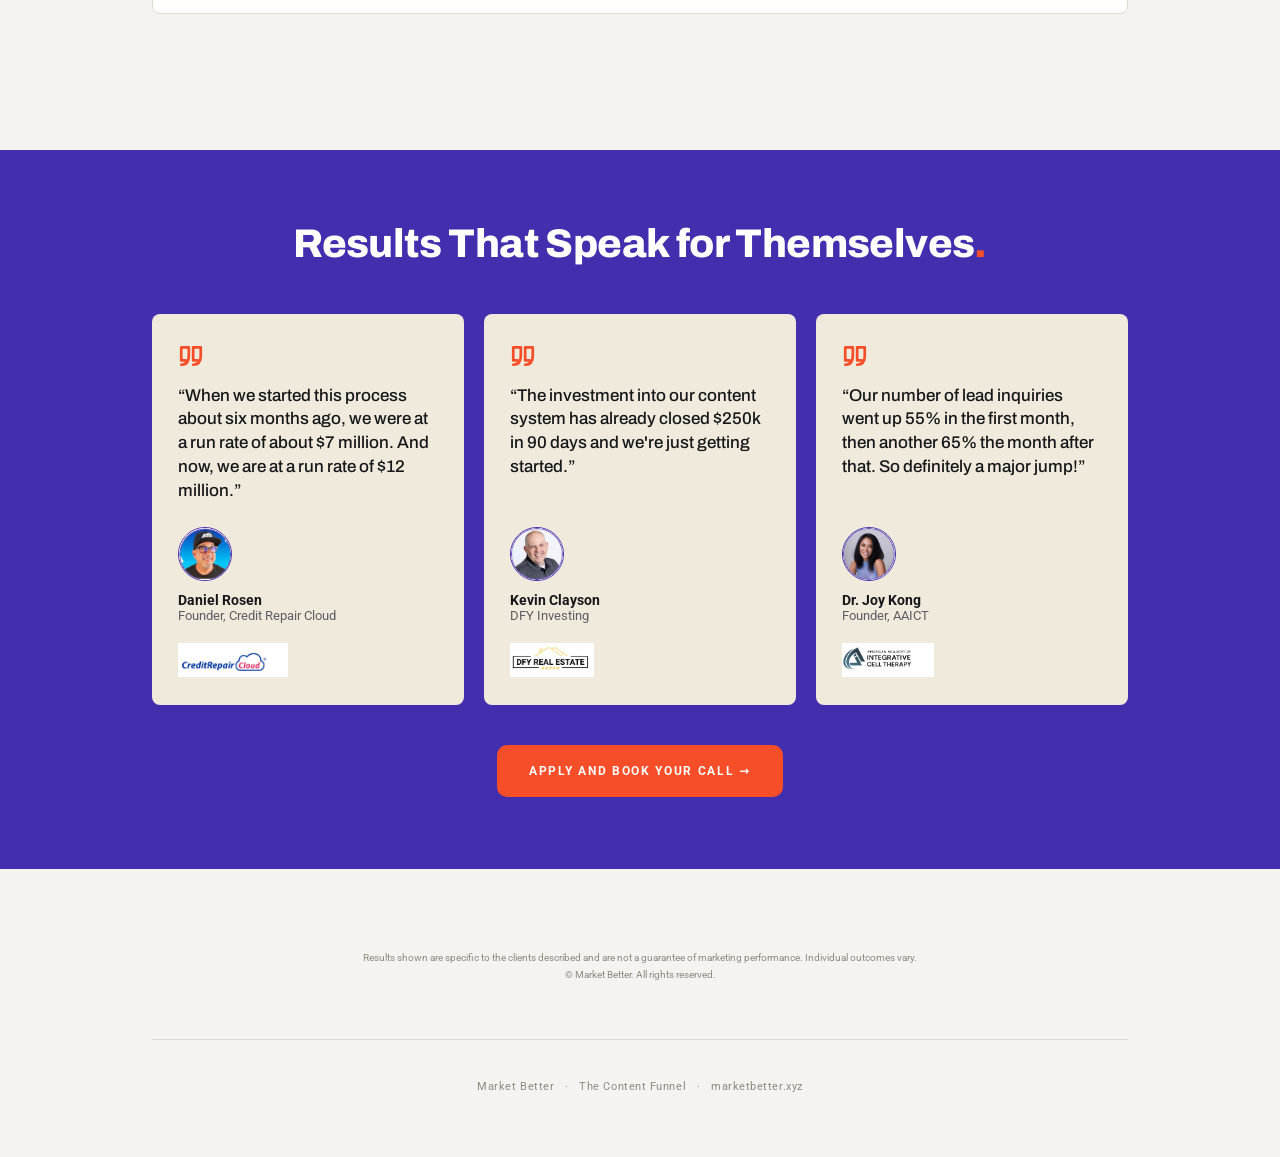
<file: references/MB_Application.html>
<!DOCTYPE html>
<html lang="en">
<head>
  <meta charset="UTF-8" />
  <meta name="viewport" content="width=device-width, initial-scale=1.0" />
  <title>Own Your Lead Flow, Stop Renting It — Market Better</title>
  <meta name="description" content="We'll build a demand engine into your business that books qualified sales calls every week, using two hours of your time per month." />
  <!-- Meta domain verification. Must stay static HTML inside <head>:
       Meta fails the check if the tag is injected by JavaScript. -->
  <meta name="facebook-domain-verification" content="c0y70bgkyt3mi63b49xvsokcacu5ox" />
  <link rel="icon" href="favicon.ico" sizes="any" />
  <link rel="apple-touch-icon" href="apple-touch-icon.png" />
  <link rel="preconnect" href="https://fonts.googleapis.com" />
  <link rel="preconnect" href="https://fonts.gstatic.com" crossorigin />
  <link href="https://fonts.googleapis.com/css2?family=Archivo:wght@400;500;600;700;800&family=Roboto:wght@400;500;700&display=swap" rel="stylesheet" />
  <script>
    // Applied before first paint so the stored theme never flashes.
    (function () {
      try {
        var stored = localStorage.getItem('mbs_theme');
        if (stored === 'dark' || stored === 'light') {
          document.documentElement.setAttribute('data-theme', stored);
        }
      } catch (e) {}
    })();
  </script>
  <link rel="stylesheet" href="mb-funnel.css" />
  <style>
    .hero { text-align: center; padding-bottom: 0.5rem; }
    .hero .subheadline { margin-left: auto; margin-right: auto; }

    .headline { font-size: 40px; }

    .app-card { max-width: 620px; margin: 0 auto; }

    /* ── The four steps ── */
    .steps {
      display: grid;
      grid-template-columns: repeat(2, 1fr);
      gap: 1.5rem;
      margin-top: 1rem;
    }

    .step {
      border-top: 2px solid var(--accent);
      padding-top: 1rem;
    }

    .step-num {
      font-family: 'Archivo', sans-serif;
      font-size: 10px;
      font-weight: 700;
      letter-spacing: 0.16em;
      color: var(--accent);
      margin-bottom: 0.4rem;
    }

    .step-name {
      font-family: 'Archivo', sans-serif;
      font-size: 17px;
      font-weight: 700;
      color: var(--ink);
      margin-bottom: 0.5rem;
    }

    .step-body {
      font-size: 13.5px;
      line-height: 1.65;
      color: var(--ink-soft);
    }

    /* Sized to hold the whole sentence on one line at desktop width. The text
       needs ~913px and the box gives 944px, so there is room for font
       rendering to differ by machine. Lengthening the copy or growing the
       type will push it onto a second line; it wraps rather than overflowing,
       which is also what happens on narrow screens by design. */
    .dashboard-note {
      margin-top: 2rem;
      padding: 1.1rem 1rem;
      border: 0.5px solid var(--border);
      border-radius: 8px;
      background: var(--card);
      font-size: 13px;
      line-height: 1.7;
      color: var(--ink-soft);
      text-align: center;
    }

    .dashboard-note strong { color: var(--ink); font-weight: 600; }

    .block { margin-top: 4rem; }
    .block-heading {
      font-family: 'Archivo', sans-serif;
      font-size: 26px;
      font-weight: 700;
      color: var(--ink);
      text-align: center;
      margin-bottom: 2rem;
      line-height: 1.25;
    }






    .closing-cta {
      text-align: center;
      margin-top: 2.5rem;
    }

    .closing-cta a {
      display: inline-flex;
      align-items: center;
      gap: 10px;
      height: 52px;
      padding: 0 2rem;
      background: var(--accent);
      color: #fffefc;
      border-radius: 10px;
      text-decoration: none;
      font-size: 12px;
      font-weight: 700;
      letter-spacing: 0.14em;
      text-transform: uppercase;
      transition: background 0.15s;
    }

    .closing-cta a:hover { background: var(--accent-dark); }

    /* ── Stepped form ──
       One question per screen. Steps are all in the DOM and toggled with a
       class, so nothing re-renders and the browser keeps every answer. */
    .step-meter { margin-bottom: 1.6rem; }

    .step-meter-bar {
      height: 3px;
      background: var(--border);
      border-radius: 2px;
      overflow: hidden;
    }

    .step-meter-bar span {
      display: block;
      height: 100%;
      width: 0;
      background: var(--accent);
      border-radius: 2px;
      transition: width 0.28s ease;
    }

    .step-meter-label {
      margin-top: 0.6rem;
      font-size: 10px;
      font-weight: 700;
      letter-spacing: 0.14em;
      text-transform: uppercase;
      color: var(--ink-faint);
    }

    .q-step { display: none; border: none; padding: 0; margin: 0; }
    .q-step.active { display: block; }

    .step-question {
      font-family: 'Archivo', sans-serif;
      font-size: 19px;
      font-weight: 700;
      color: var(--ink);
      line-height: 1.35;
      margin-bottom: 1.25rem;
      padding: 0;
    }

    .opt { display: block; margin-bottom: 0.6rem; cursor: pointer; }

    /* The radio stays in the accessibility tree and keeps keyboard support;
       the visible control is the span next to it. */
    .opt input {
      position: absolute;
      opacity: 0;
      width: 0;
      height: 0;
    }

    .opt span {
      display: block;
      padding: 0.95rem 1.1rem;
      border: 0.5px solid var(--border);
      border-radius: 9px;
      background: var(--page);
      font-size: 14px;
      line-height: 1.5;
      color: var(--ink-soft);
      transition: border-color 0.15s, background 0.15s, color 0.15s;
    }

    .opt:hover span { border-color: var(--accent); color: var(--ink); }

    .opt input:focus-visible + span {
      border-color: var(--accent);
      box-shadow: 0 0 0 3px var(--accent-soft);
    }

    .opt input:checked + span {
      border-color: var(--accent);
      background: var(--card);
      color: var(--ink);
      font-weight: 500;
    }

    .step-nav {
      display: flex;
      align-items: center;
      gap: 0.75rem;
      margin-top: 1.35rem;
    }

    .step-nav .cta-btn { margin-top: 0; flex: 1; }

    .back-btn {
      height: 52px;
      padding: 0 1.15rem;
      border: 0.5px solid var(--border);
      border-radius: 10px;
      background: transparent;
      color: var(--ink-muted);
      font-family: 'Roboto', sans-serif;
      font-size: 11px;
      font-weight: 600;
      letter-spacing: 0.1em;
      text-transform: uppercase;
      cursor: pointer;
      transition: border-color 0.15s, color 0.15s;
    }

    .back-btn:hover { border-color: var(--accent); color: var(--accent); }

    /* ── Success state ── */
    .app-success { display: none; text-align: center; padding: 1rem 0; }
    .app-success.visible { display: block; }

    .app-success-icon {
      width: 48px;
      height: 48px;
      margin: 0 auto 1.15rem;
      border-radius: 50%;
      border: 1.5px solid var(--accent);
      display: flex;
      align-items: center;
      justify-content: center;
    }

    .app-success-icon svg {
      width: 22px;
      height: 22px;
      stroke: var(--accent);
      stroke-width: 2;
      fill: none;
      stroke-linecap: round;
      stroke-linejoin: round;
    }

    .app-success-text {
      font-family: 'Archivo', sans-serif;
      font-size: 20px;
      font-weight: 700;
      color: var(--ink);
      line-height: 1.4;
      margin-bottom: 0.5rem;
    }

    .app-success-sub {
      font-size: 13px;
      color: var(--ink-muted);
      line-height: 1.6;
    }

    @media (max-width: 860px) {
      .headline { font-size: 32px; }
      .steps { grid-template-columns: 1fr; }
      /* The single line is only reachable above ~1024px. Below it the note
         wraps whatever happens, so the type goes back up to the size the rest
         of the page uses — most of this traffic is on a phone. */
      .dashboard-note { font-size: 13.5px; padding: 1.1rem 1.25rem; }
    }

    @media (max-width: 540px) {
      .headline { font-size: 26px; }
      .block-heading { font-size: 21px; }
      .block { margin-top: 3rem; }
    }
  </style>
</head>
<body>

  <!-- PageView fallback for visitors with JavaScript off. The pixel itself is
       loaded by mb-funnel.js; only this one event can work without scripting. -->
  <noscript><img height="1" width="1" style="display:none" alt=""
    src="https://www.facebook.com/tr?id=2111555462783713&amp;ev=PageView&amp;noscript=1" /></noscript>

  <nav class="nav">
    <span class="nav-logo">
      <img class="logo-light" src="mb-logo.png" alt="Market Better" />
      <img class="logo-dark" src="mb-logo-dark.png" alt="" aria-hidden="true" />
    </span>
    <button class="theme-toggle" id="theme-toggle" type="button" aria-label="Switch to dark theme">
      <svg class="icon-sun" viewBox="0 0 24 24"><circle cx="12" cy="12" r="4.2"/><path d="M12 2v2M12 20v2M4.9 4.9l1.4 1.4M17.7 17.7l1.4 1.4M2 12h2M20 12h2M4.9 19.1l1.4-1.4M17.7 6.3l1.4-1.4"/></svg>
      <svg class="icon-moon" viewBox="0 0 24 24"><path d="M20 14.5A8.2 8.2 0 0 1 9.5 4a8.3 8.3 0 1 0 10.5 10.5z"/></svg>
    </button>
  </nav>

  <div class="page-wrap">

    <!-- ── Hero ── -->
    <header class="hero narrow">
      <h1 class="headline">
        We'll Build A Demand Engine Into Your Business That Books <em>Qualified Sales Calls Every Week.</em>
      </h1>

      <p class="subheadline">
        We turn one 2-hour recording session a month into 30 days of authority content, wire that content into funnels that route buyers straight onto your calendar, and run AI-driven outbound against the same positioning, all reported in one dashboard. Complete the form below and book a call with our team to see how we can help.
      </p>
    </header>

    <!-- ── Application ── -->
    <div class="app-card" id="application">
      <div class="form-card">

        <p class="form-eyebrow">Step 1 of 2</p>
        <h2 class="form-title">Tell us about your business.</h2>
        <p class="form-subtitle">Five quick questions so the call is worth your time. You'll pick a slot on the next page.</p>

        <form id="application-form" novalidate>

          <div class="step-meter">
            <div class="step-meter-bar"><span id="progress-fill"></span></div>
            <p class="step-meter-label" id="step-label">Question 1 of 5</p>
          </div>

          <fieldset class="q-step" data-name="business_type">
            <legend class="step-question">Which of these best describes your business?</legend>
            <label class="opt"><input type="radio" name="business_type" value="Service business (healthcare, professional services, staffing, home services)" /><span>Service business (healthcare, professional services, staffing, home services)</span></label>
            <label class="opt"><input type="radio" name="business_type" value="B2B software or AI company" /><span>B2B software or AI company</span></label>
            <label class="opt"><input type="radio" name="business_type" value="Coaching, consulting, or advisory" /><span>Coaching, consulting, or advisory</span></label>
            <label class="opt"><input type="radio" name="business_type" value="Ecommerce or retail" /><span>Ecommerce or retail</span></label>
            <label class="opt"><input type="radio" name="business_type" value="Something else" /><span>Something else</span></label>
          </fieldset>

          <fieldset class="q-step" data-name="annual_revenue">
            <legend class="step-question">What is your company's current annual revenue?</legend>
            <label class="opt"><input type="radio" name="annual_revenue" value="Under $1M/year" /><span>Under $1M/year</span></label>
            <label class="opt"><input type="radio" name="annual_revenue" value="$1M to $3M/year" /><span>$1M to $3M/year</span></label>
            <label class="opt"><input type="radio" name="annual_revenue" value="$3M to $10M/year" /><span>$3M to $10M/year</span></label>
            <label class="opt"><input type="radio" name="annual_revenue" value="$10M to $25M/year" /><span>$10M to $25M/year</span></label>
            <label class="opt"><input type="radio" name="annual_revenue" value="$25M+/year" /><span>$25M+/year</span></label>
          </fieldset>

          <fieldset class="q-step" data-name="average_contract_value">
            <legend class="step-question">What is the average value of a new client or contract for you?</legend>
            <label class="opt"><input type="radio" name="average_contract_value" value="Under $5,000" /><span>Under $5,000</span></label>
            <label class="opt"><input type="radio" name="average_contract_value" value="$5,000 to $15,000" /><span>$5,000 to $15,000</span></label>
            <label class="opt"><input type="radio" name="average_contract_value" value="$15,000 to $25,000" /><span>$15,000 to $25,000</span></label>
            <label class="opt"><input type="radio" name="average_contract_value" value="$25,000 to $50,000" /><span>$25,000 to $50,000</span></label>
            <label class="opt"><input type="radio" name="average_contract_value" value="$50,000+" /><span>$50,000+</span></label>
          </fieldset>

          <fieldset class="q-step" data-name="primary_lead_source">
            <legend class="step-question">What is generating most of your new business right now?</legend>
            <label class="opt"><input type="radio" name="primary_lead_source" value="Paid ads" /><span>Paid ads</span></label>
            <label class="opt"><input type="radio" name="primary_lead_source" value="Outbound (email, LinkedIn, SDRs)" /><span>Outbound (email, LinkedIn, SDRs)</span></label>
            <label class="opt"><input type="radio" name="primary_lead_source" value="Referrals and word of mouth" /><span>Referrals and word of mouth</span></label>
            <label class="opt"><input type="radio" name="primary_lead_source" value="We pay an agency for content and social" /><span>We pay an agency for content and social</span></label>
            <label class="opt"><input type="radio" name="primary_lead_source" value="Nothing consistent" /><span>Nothing consistent</span></label>
          </fieldset>

          <fieldset class="q-step" data-name="on_camera_willingness">
            <legend class="step-question">Are you or a leader at your company willing to be on camera for two hours per month?</legend>
            <label class="opt"><input type="radio" name="on_camera_willingness" value="Yes, I'm ready to be the face of this" /><span>Yes, I'm ready to be the face of this</span></label>
            <label class="opt"><input type="radio" name="on_camera_willingness" value="Yes, but it would be someone else on our leadership team" /><span>Yes, but it would be someone else on our leadership team</span></label>
            <label class="opt"><input type="radio" name="on_camera_willingness" value="I'd need to understand it better first" /><span>I'd need to understand it better first</span></label>
            <label class="opt"><input type="radio" name="on_camera_willingness" value="No" /><span>No</span></label>
          </fieldset>
          <div class="q-step" data-name="contact">
            <p class="step-question">Last step &mdash; where should we send the details?</p>

            <div class="form-grid">
              <div class="form-row">
                <label class="form-label" for="first-name">First name</label>
                <input class="form-input" type="text" id="first-name" name="first_name" placeholder="Your first name" autocomplete="given-name" />
                <p class="field-error" id="first-name-error">Please enter your first name.</p>
              </div>
              <div class="form-row">
                <label class="form-label" for="last-name">Last name</label>
                <input class="form-input" type="text" id="last-name" name="last_name" placeholder="Your last name" autocomplete="family-name" />
                <p class="field-error" id="last-name-error">Please enter your last name.</p>
              </div>
            </div>

            <div class="form-row">
              <label class="form-label" for="email">Work email address</label>
              <input class="form-input" type="email" id="email" name="email" placeholder="you@company.com" autocomplete="email" />
              <p class="field-error" id="email-error">Please enter a valid email address.</p>
            </div>

            <div class="form-row">
              <label class="form-label" for="phone">Phone number</label>
              <input class="form-input" type="tel" id="phone" name="phone" placeholder="(555) 123-4567" autocomplete="tel" />
              <p class="field-error" id="phone-error">Please enter a valid phone number.</p>
            </div>
          </div>

          <div class="step-nav">
            <button class="back-btn" type="button" id="back-btn" hidden>&larr; Back</button>
            <button class="cta-btn" type="submit" id="application-submit" hidden>
              Continue to booking
              &rarr;
            </button>
          </div>

          <p class="consent-note">By submitting, you agree to be contacted by Market Better by email, phone and text about your application.</p>

          <p class="form-status-error" id="application-error">Something went wrong. Please try again in a moment.</p>

          <p class="trust-line">
            <svg viewBox="0 0 24 24"><rect x="3" y="11" width="18" height="11" rx="2"/><path d="M7 11V7a5 5 0 0 1 10 0v4"/></svg>
            Your information stays with our team. No spam.
          </p>
        </form>

        <div class="app-success" id="application-success" role="status">
          <div class="app-success-icon">
            <svg viewBox="0 0 24 24"><path d="M20 6L9 17l-5-5"/></svg>
          </div>
          <p class="app-success-text">Application received.</p>
          <p class="app-success-sub">Taking you to the calendar…</p>
        </div>

      </div>
    </div>

    <!-- ── How it works ── -->
    <section class="block">
      <h2 class="block-heading">How The Content Funnel works</h2>

      <div class="steps">
        <div class="step">
          <p class="step-num">01</p>
          <p class="step-name">The Authority Asset</p>
          <p class="step-body">One 2-hour recording session a month produces 30 days of content. We ship the camera, mic and lighting, send the scripts in advance, and run the session for you.</p>
        </div>
        <div class="step">
          <p class="step-num">02</p>
          <p class="step-name">The Flywheel Machine</p>
          <p class="step-body">That session becomes short-form clips, written long-form, and newsletter content, published everywhere your buyer already is.</p>
        </div>
        <div class="step">
          <p class="step-num">03</p>
          <p class="step-name">The Conversion Path</p>
          <p class="step-body">Lead magnets, assessments, landing pages and nurture sequences, with every asset pointing directly at your calendar.</p>
        </div>
        <div class="step">
          <p class="step-num">04</p>
          <p class="step-name">The Sales Engine</p>
          <p class="step-body">AI-driven email and LinkedIn campaigns, mixed with an SDR hitting the phones to book sales calls for you, so the buyers who never scroll past an ad still hear from you, and hear from you warm.</p>
        </div>
      </div>

      <p class="dashboard-note">
        All 4 steps report into <strong>one dashboard</strong>: cost per booked call and return on investment in real dollars. Not impressions. Not engagement rate. Not vanity metrics.
      </p>
    </section>

    <!-- ── Proof ── -->
  </div>

  <section class="band">
    <div class="band-inner">
      <h2 class="band-heading">Results That Speak for Themselves<span>.</span></h2>

      <div class="quotes">
      <article class="quote-card">
        <svg class="quote-mark" viewBox="0 0 24 24" aria-hidden="true"><path d="M3 21c3 0 7-1 7-8V5H3v12h4"/><path d="M14 21c3 0 7-1 7-8V5h-7v12h4"/></svg>
        <p class="quote-text">&ldquo;When we started this process about six months ago, we were at a run rate of about $7 million. And now, we are at a run rate of $12 million.&rdquo;</p>
        <img class="quote-avatar" src="assets/daniel-rosen.png" alt="Daniel Rosen" loading="lazy" width="54" height="54" />
        <p class="quote-name">Daniel Rosen</p>
        <p class="quote-title">Founder, Credit Repair Cloud</p>
        <img class="quote-logo" src="assets/creditrepair-cloud.png" alt="Credit Repair Cloud" loading="lazy" />
      </article>
      <article class="quote-card">
        <svg class="quote-mark" viewBox="0 0 24 24" aria-hidden="true"><path d="M3 21c3 0 7-1 7-8V5H3v12h4"/><path d="M14 21c3 0 7-1 7-8V5h-7v12h4"/></svg>
        <p class="quote-text">&ldquo;The investment into our content system has already closed $250k in 90 days and we're just getting started.&rdquo;</p>
        <img class="quote-avatar" src="assets/kevin-clayson.png" alt="Kevin Clayson" loading="lazy" width="54" height="54" />
        <p class="quote-name">Kevin Clayson</p>
        <p class="quote-title">DFY Investing</p>
        <img class="quote-logo" src="assets/dfy-real-estate.png" alt="DFY Real Estate" loading="lazy" />
      </article>
      <article class="quote-card">
        <svg class="quote-mark" viewBox="0 0 24 24" aria-hidden="true"><path d="M3 21c3 0 7-1 7-8V5H3v12h4"/><path d="M14 21c3 0 7-1 7-8V5h-7v12h4"/></svg>
        <p class="quote-text">&ldquo;Our number of lead inquiries went up 55% in the first month, then another 65% the month after that. So definitely a major jump!&rdquo;</p>
        <img class="quote-avatar" src="assets/joy-kong.png" alt="Dr. Joy Kong" loading="lazy" width="54" height="54" />
        <p class="quote-name">Dr. Joy Kong</p>
        <p class="quote-title">Founder, AAICT</p>
        <img class="quote-logo" src="assets/aaict.png" alt="American Academy of Integrative Cell Therapy" loading="lazy" />
      </article>
      </div>

      <div class="closing-cta">
        <a href="#application">Apply and book your call &rarr;</a>
      </div>
    </div>
  </section>

  <div class="page-wrap">

    <p class="disclaimer">
      Results shown are specific to the clients described and are not a guarantee of marketing performance. Individual outcomes vary.<br />
      &copy; Market Better. All rights reserved.
    </p>

    <footer class="page-footer">
      Market Better &nbsp;&nbsp;·&nbsp;&nbsp; The Content Funnel &nbsp;&nbsp;·&nbsp;&nbsp; marketbetter.xyz
    </footer>

  </div>

  <script src="mb-funnel.js"></script>
  <script>
    (function () {
      var form = document.getElementById('application-form');
      var steps = Array.prototype.slice.call(form.querySelectorAll('.q-step'));
      var meterFill = document.getElementById('progress-fill');
      var meterLabel = document.getElementById('step-label');
      var backBtn = document.getElementById('back-btn');
      var submitBtn = document.getElementById('application-submit');
      var errorBox = document.getElementById('application-error');
      var successBox = document.getElementById('application-success');
      var card = form.closest('.form-card');

      var QUESTION_COUNT = steps.length - 1;   // the last step collects contact details
      var LAST = steps.length - 1;
      var current = 0;
      var submitting = false;

      var EMAIL_RE = /^[^\s@]+@[^\s@]+\.[^\s@]{2,}$/;

      // Deliberately loose: the funnel takes international traffic and GHL
      // normalises the number on its side. Only obvious junk is rejected.
      function phoneOk(value) {
        return value.replace(/\D/g, '').length >= 7;
      }

      function el(id) { return document.getElementById(id); }

      function answer(name) {
        var picked = form.querySelector('input[name="' + name + '"]:checked');
        return picked ? picked.value : '';
      }

      /* ── step navigation ── */

      function render() {
        steps.forEach(function (step, i) {
          step.classList.toggle('active', i === current);
        });

        var onContact = current === LAST;

        meterFill.style.width = Math.round((current / LAST) * 100) + '%';
        meterLabel.textContent = onContact
          ? 'Your details'
          : 'Question ' + (current + 1) + ' of ' + QUESTION_COUNT;

        backBtn.hidden = current === 0;
        submitBtn.hidden = !onContact;

        // Focus the first control of the step so keyboard and screen-reader
        // users land on the question rather than back at the top of the page.
        var first = steps[current].querySelector('input');
        if (first && current > 0) first.focus({ preventScroll: true });
      }

      function goTo(index) {
        current = Math.max(0, Math.min(LAST, index));
        render();

        // Keep the card in view: on a phone the answered option can otherwise
        // leave the next question below the fold.
        var top = card.getBoundingClientRect().top + window.pageYOffset - 80;
        if (window.pageYOffset > top) window.scrollTo({ top: top, behavior: 'smooth' });
      }

      // Choosing an option is the answer and the "next" in one tap. The short
      // delay lets the selected state paint so the choice is visibly registered.
      form.addEventListener('change', function (event) {
        if (event.target.type !== 'radio') return;
        if (current >= LAST) return;
        setTimeout(function () { goTo(current + 1); }, 220);
      });

      backBtn.addEventListener('click', function () { goTo(current - 1); });

      /* ── contact validation ── */

      function setFieldError(input, hasError) {
        input.classList.toggle('invalid', hasError);
        var errorEl = el(input.id + '-error');
        if (errorEl) errorEl.classList.toggle('visible', hasError);
      }

      function validateContact() {
        var first = el('first-name');
        var last = el('last-name');
        var email = el('email');
        var phone = el('phone');

        var bad = {
          first: !first.value.trim(),
          last: !last.value.trim(),
          email: !EMAIL_RE.test(email.value.trim()),
          phone: !phoneOk(phone.value.trim())
        };

        setFieldError(first, bad.first);
        setFieldError(last, bad.last);
        setFieldError(email, bad.email);
        setFieldError(phone, bad.phone);

        return !(bad.first || bad.last || bad.email || bad.phone);
      }

      ['first-name', 'last-name', 'email', 'phone'].forEach(function (id) {
        el(id).addEventListener('input', function () { setFieldError(el(id), false); });
      });

      /* ── submit ── */

      form.addEventListener('submit', function (event) {
        event.preventDefault();
        if (submitting) return;

        // A radio step cannot be skipped, but a stale session or an autofill
        // quirk could still leave one blank. Jump back to the first gap.
        for (var i = 0; i < LAST; i++) {
          if (!answer(steps[i].dataset.name)) { goTo(i); return; }
        }

        if (!validateContact()) {
          var firstInvalid = form.querySelector('.invalid');
          if (firstInvalid) firstInvalid.focus();
          return;
        }

        submitting = true;
        submitBtn.disabled = true;
        submitBtn.textContent = 'Sending…';
        errorBox.classList.remove('visible');

        var lead = {
          first_name: el('first-name').value.trim(),
          last_name: el('last-name').value.trim(),
          email: el('email').value.trim(),
          phone: el('phone').value.trim(),
          business_type: answer('business_type'),
          annual_revenue: answer('annual_revenue'),
          average_contract_value: answer('average_contract_value'),
          primary_lead_source: answer('primary_lead_source'),
          on_camera_willingness: answer('on_camera_willingness')
        };

        var payload = MBFunnel.buildPayload(Object.assign({}, lead, {
          event_type: 'application_submitted',
          form_name: 'MBCF - Application - The Content Funnel',
          consent: true,
          consent_type: 'Email, phone and SMS'
        }));

        MBFunnel.postAll(MBFunnel.WEBHOOKS.application, payload)
          .then(function () {
            MBFunnel.saveLead(lead);
            // SubmitApplication fires on the booking page, per the campaign
            // checklist — landing there is what proves the application went in.
            form.style.display = 'none';
            successBox.classList.add('visible');
            setTimeout(function () { window.location.href = 'MB_Booking.html'; }, 900);
          })
          .catch(function (err) {
            console.error('[application] webhook failed:', err);
            errorBox.classList.add('visible');
            submitting = false;
            submitBtn.disabled = false;
            submitBtn.innerHTML = 'Continue to booking &rarr;';
          });
      });

      render();
    })();
  </script>

</body>
</html>
</file>
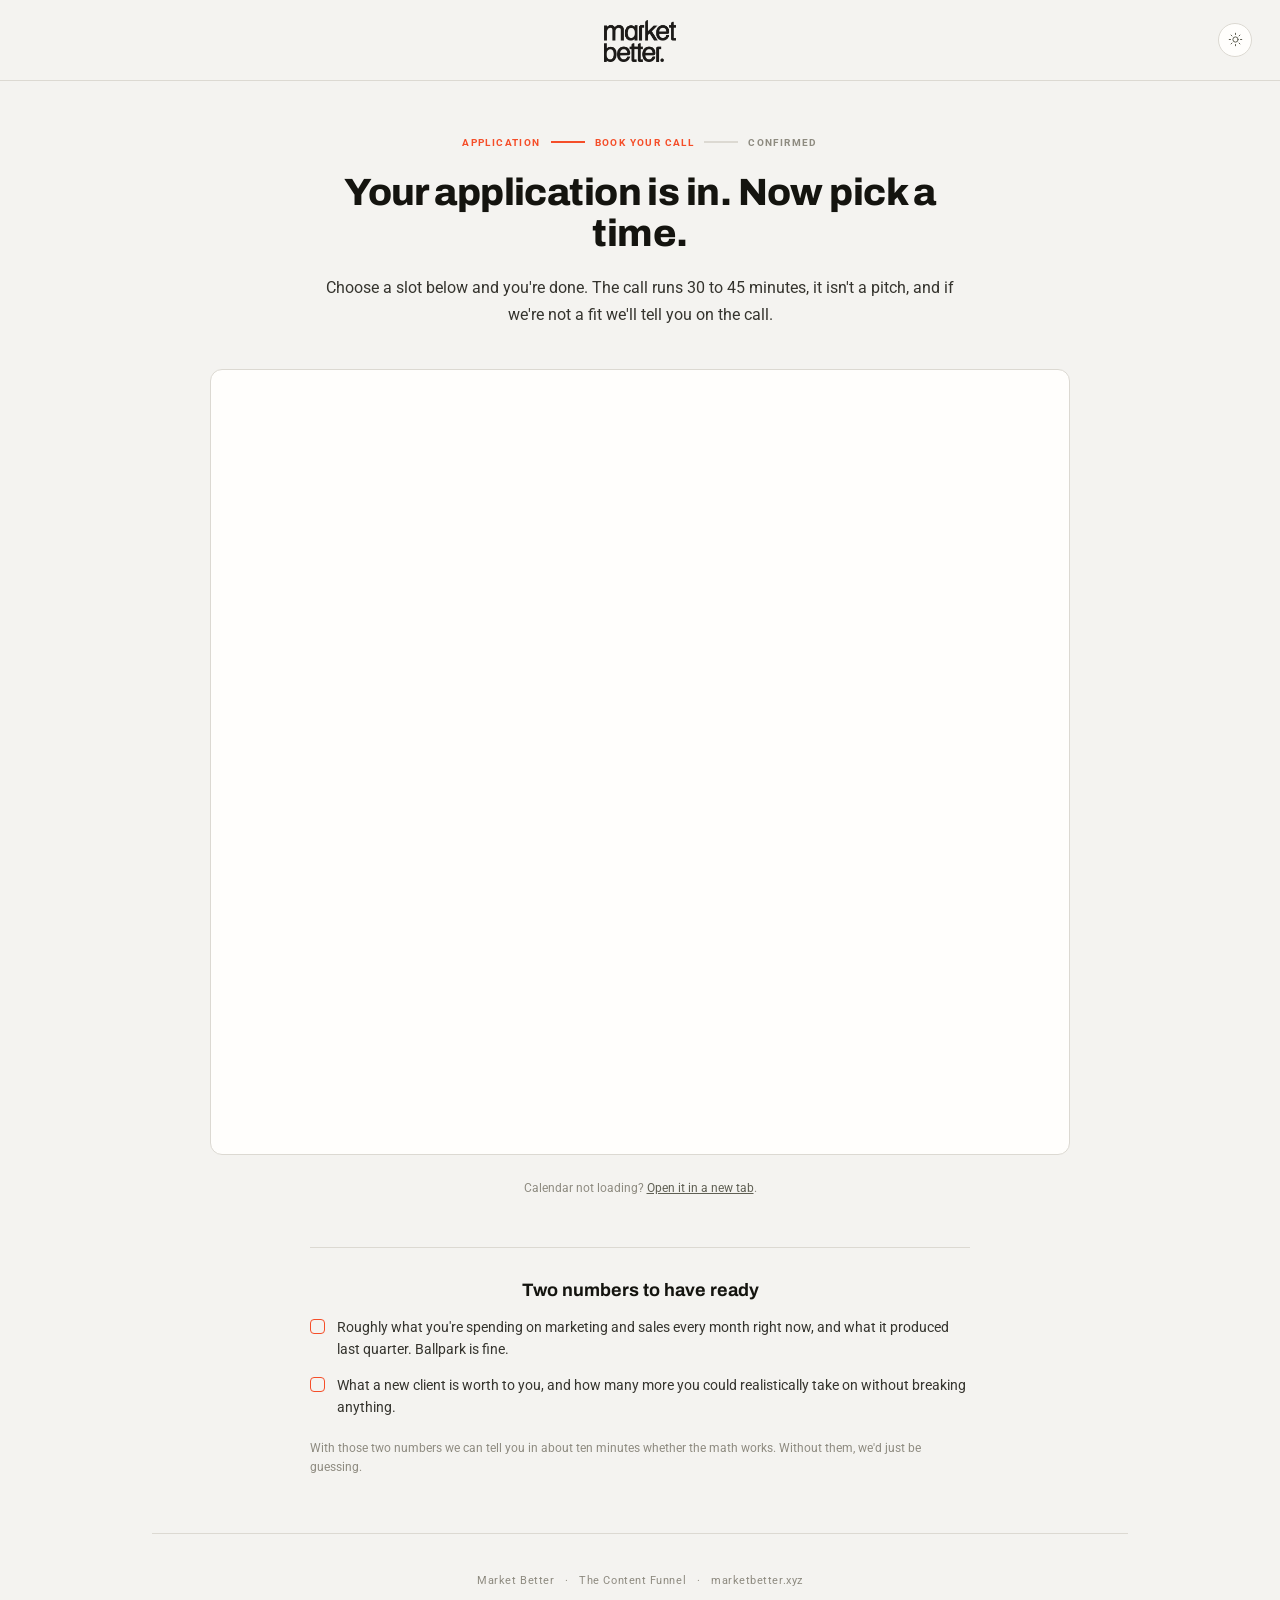
<file: references/MB_Booking.html>
<!DOCTYPE html>
<html lang="en">
<head>
  <meta charset="UTF-8" />
  <meta name="viewport" content="width=device-width, initial-scale=1.0" />
  <title>Pick Your Time — Market Better</title>
  <meta name="robots" content="noindex" />
  <!-- Meta domain verification. Must stay static HTML inside <head>:
       Meta fails the check if the tag is injected by JavaScript. -->
  <meta name="facebook-domain-verification" content="c0y70bgkyt3mi63b49xvsokcacu5ox" />
  <link rel="icon" href="favicon.ico" sizes="any" />
  <link rel="apple-touch-icon" href="apple-touch-icon.png" />
  <link rel="preconnect" href="https://fonts.googleapis.com" />
  <link rel="preconnect" href="https://fonts.gstatic.com" crossorigin />
  <link href="https://fonts.googleapis.com/css2?family=Archivo:wght@400;500;600;700;800&family=Roboto:wght@400;500;700&display=swap" rel="stylesheet" />
  <script>
    // Applied before first paint so the stored theme never flashes.
    (function () {
      try {
        var stored = localStorage.getItem('mbs_theme');
        if (stored === 'dark' || stored === 'light') {
          document.documentElement.setAttribute('data-theme', stored);
        }
      } catch (e) {}
    })();
  </script>
  <link rel="stylesheet" href="mb-funnel.css" />
  <style>
    .hero { text-align: center; }

    .headline { font-size: 38px; }

    .progress {
      display: flex;
      align-items: center;
      justify-content: center;
      gap: 10px;
      margin-bottom: 1.5rem;
      font-size: 10px;
      font-weight: 700;
      letter-spacing: 0.14em;
      text-transform: uppercase;
      color: var(--ink-faint);
    }

    .progress .done { color: var(--accent); }

    .progress .bar {
      width: 34px;
      height: 2px;
      background: var(--border);
    }

    .progress .bar.filled { background: var(--accent); }

    .calendar-shell {
      max-width: 860px;
      margin: 2.5rem auto 0;
      background: var(--card);
      border: 0.5px solid var(--border);
      border-radius: 12px;
      padding: 0.75rem;
      overflow: hidden;
    }

    /* Tall enough to hold the widget on its own. GHL's form_embed.js writes an
       inline height when it manages to measure the frame, but that is not
       reliable, so this floor is what the page actually renders at most of the
       time. Lowering it to shave the gap under the calendar is not worth the
       risk: scrolling is off, so a frame that is too short clips the widget. */
    #booking-frame {
      width: 100%;
      min-height: 760px;
      border: none;
      display: block;
      border-radius: 8px;
    }

    .prep {
      max-width: 660px;
      margin: 3rem auto 0;
      padding-top: 2rem;
      border-top: 0.5px solid var(--border);
    }

    .prep-heading {
      font-family: 'Archivo', sans-serif;
      font-size: 18px;
      font-weight: 700;
      color: var(--ink);
      margin-bottom: 1rem;
      text-align: center;
    }

    .prep-item {
      display: flex;
      align-items: flex-start;
      gap: 12px;
      margin-bottom: 0.85rem;
      font-size: 14px;
      line-height: 1.6;
      color: var(--ink-soft);
    }

    .prep-check {
      width: 15px;
      height: 15px;
      border: 1.5px solid var(--accent);
      border-radius: 4px;
      flex-shrink: 0;
      margin-top: 3px;
    }

    .fallback {
      text-align: center;
      margin-top: 1.5rem;
      font-size: 12px;
      color: var(--ink-faint);
      line-height: 1.6;
    }

    .fallback a { color: var(--ink-muted); }

    @media (max-width: 540px) {
      .headline { font-size: 26px; }
      .calendar-shell { padding: 0.35rem; }
      /* Deliberately generous. The resize message was not observed arriving on
         a phone, and with scrolling off a frame that is too short clips the
         widget with no way to reach the rest. Empty space below it is the
         cheaper mistake. */
      #booking-frame { min-height: 900px; }
    }
  </style>
</head>
<body>

  <!-- PageView fallback for visitors with JavaScript off. The pixel itself is
       loaded by mb-funnel.js; only this one event can work without scripting. -->
  <noscript><img height="1" width="1" style="display:none" alt=""
    src="https://www.facebook.com/tr?id=2111555462783713&amp;ev=PageView&amp;noscript=1" /></noscript>

  <nav class="nav">
    <span class="nav-logo">
      <img class="logo-light" src="mb-logo.png" alt="Market Better" />
      <img class="logo-dark" src="mb-logo-dark.png" alt="" aria-hidden="true" />
    </span>
    <button class="theme-toggle" id="theme-toggle" type="button" aria-label="Switch to dark theme">
      <svg class="icon-sun" viewBox="0 0 24 24"><circle cx="12" cy="12" r="4.2"/><path d="M12 2v2M12 20v2M4.9 4.9l1.4 1.4M17.7 17.7l1.4 1.4M2 12h2M20 12h2M4.9 19.1l1.4-1.4M17.7 6.3l1.4-1.4"/></svg>
      <svg class="icon-moon" viewBox="0 0 24 24"><path d="M20 14.5A8.2 8.2 0 0 1 9.5 4a8.3 8.3 0 1 0 10.5 10.5z"/></svg>
    </button>
  </nav>

  <div class="page-wrap">

    <header class="hero narrow">
      <div class="progress">
        <span class="done">Application</span>
        <span class="bar filled"></span>
        <span class="done">Book your call</span>
        <span class="bar"></span>
        <span>Confirmed</span>
      </div>

      <h1 class="headline" id="booking-headline">Your application is in. Now pick a time.</h1>

      <p class="subheadline">
        Choose a slot below and you're done. The call runs 30 to 45 minutes, it isn't a pitch, and if we're not a fit we'll tell you on the call.
      </p>
    </header>

    <div class="calendar-shell">
      <iframe
        id="booking-frame"
        title="Book your call with Market Better"
        allow="payment"
        scrolling="no"
        loading="eager"></iframe>
    </div>

    <p class="fallback">
      Calendar not loading? <a href="#" id="calendar-direct" target="_blank" rel="noopener">Open it in a new tab</a>.
    </p>

    <section class="prep">
      <p class="prep-heading">Two numbers to have ready</p>
      <div class="prep-item">
        <span class="prep-check"></span>
        Roughly what you're spending on marketing and sales every month right now, and what it produced last quarter. Ballpark is fine.
      </div>
      <div class="prep-item">
        <span class="prep-check"></span>
        What a new client is worth to you, and how many more you could realistically take on without breaking anything.
      </div>
      <p class="fallback" style="margin-top: 1.25rem; text-align: left;">
        With those two numbers we can tell you in about ten minutes whether the math works. Without them, we'd just be guessing.
      </p>
    </section>

    <footer class="page-footer">
      Market Better &nbsp;&nbsp;·&nbsp;&nbsp; The Content Funnel &nbsp;&nbsp;·&nbsp;&nbsp; marketbetter.xyz
    </footer>

  </div>

  <script src="mb-funnel.js"></script>
  <script>
    (function () {
      var lead = MBFunnel.getLead();
      var frame = document.getElementById('booking-frame');
      var direct = document.getElementById('calendar-direct');

      // Reaching this page is what proves the application went through, so this
      // is where the campaign's conversion event fires. Conversion event in
      // Meta Ads Manager is set to "Submit Application" to match.
      MBFunnel.track('SubmitApplication');

      // Greet by name when we have one, so the step doesn't feel like a restart.
      if (lead.first_name) {
        document.getElementById('booking-headline').textContent =
          'Thanks, ' + lead.first_name + '. Now pick a time.';
      }

      // Pre-fill the GHL widget from the application so nobody retypes anything.
      function calendarUrl() {
        var url = new URL(MBFunnel.CALENDAR_URL);
        if (lead.first_name) url.searchParams.set('first_name', lead.first_name);
        if (lead.last_name)  url.searchParams.set('last_name', lead.last_name);
        if (lead.email)      url.searchParams.set('email', lead.email);
        if (lead.phone)      url.searchParams.set('phone', lead.phone);

        // Carried through so GHL can attribute the appointment to the same ad.
        var utms = MBFunnel.getUtms();
        Object.keys(utms).forEach(function (key) {
          if (key.indexOf('utm_') === 0) url.searchParams.set(key, utms[key]);
        });

        return url.toString();
      }

      var src = calendarUrl();
      frame.src = src;
      direct.href = src;

      // GHL's embed script sizes the iframe to its content.
      var embed = document.createElement('script');
      embed.src = 'https://link.msgsndr.com/js/form_embed.js';
      embed.async = true;
      document.body.appendChild(embed);

      /* That script measures the frame by first moving it off-screen —
         opacity 0, visibility hidden, left -9999px — and is supposed to put it
         back. The restore does not always run, and when it does not the lead
         is left staring at an empty box on the one page where they book, with
         nothing in the console to show for it.

         So the page stops trusting it: if the frame is still hidden shortly
         after load, put it back. The CSS floor then carries the height. This
         only fires on the broken path, so a successful measure is untouched. */
      setTimeout(function () {
        var cs = window.getComputedStyle(frame);
        var offScreen = frame.getBoundingClientRect().left < -1000;

        if (cs.opacity !== '0' && cs.visibility !== 'hidden' && !offScreen) return;

        console.warn('[booking] calendar left hidden by form_embed.js — restoring');
        frame.style.opacity = '1';
        frame.style.visibility = 'visible';
        frame.style.pointerEvents = 'auto';
        frame.style.position = 'relative';
        frame.style.left = 'auto';
        frame.style.display = 'block';
      }, 2500);

      /* ── Booking confirmation ──
         Two routes reach the thank-you page, and in practice this listener wins:
         the widget posts a message to the parent as soon as the appointment is
         created, before GHL's own "redirect on booking confirmation" setting
         fires. That ordering matters, because only this path sends the
         appointment_booked webhook. GHL's redirect stays configured as the
         fallback for when the message never arrives. */
      var handled = false;

      /* Pretty route in production. Locally there are no Vercel rewrites, so
         the file has to be addressed directly. */
      var THANK_YOU = /^(localhost|127\.0\.0\.1|\[::1\])$/.test(location.hostname)
        ? 'MB_ThankYou.html?booked=1'
        : '/thank-you?booked=1';

      function onBooked() {
        if (handled) return;
        handled = true;

        MBFunnel.markBooked();

        MBFunnel.post(MBFunnel.WEBHOOKS.booking, MBFunnel.buildPayload({
          first_name: lead.first_name || '',
          last_name: lead.last_name || '',
          email: lead.email || '',
          phone: lead.phone || '',
          business_type: lead.business_type || '',
          annual_revenue: lead.annual_revenue || '',
          average_contract_value: lead.average_contract_value || '',
          primary_lead_source: lead.primary_lead_source || '',
          on_camera_willingness: lead.on_camera_willingness || '',
          event_type: 'appointment_booked',
          cta_name: 'Book your call'
        })).catch(function (err) {
          console.error('[booking] webhook failed:', err);
        });

        window.location.href = THANK_YOU;
      }

      window.addEventListener('message', function (event) {
        var host;
        try { host = new URL(event.origin).hostname; } catch (e) { return; }
        if (!/(^|\.)(leadconnectorhq|msgsndr)\.com$/.test(host)) return;

        // The widget also posts resize messages, so match only on booking
        // wording rather than treating any message as a confirmation.
        var raw = typeof event.data === 'string' ? event.data : JSON.stringify(event.data || '');
        if (/appointment|booking_?confirm|eventbooked|slot_?booked/i.test(raw)) onBooked();
      });
    })();
  </script>

</body>
</html>
</file>
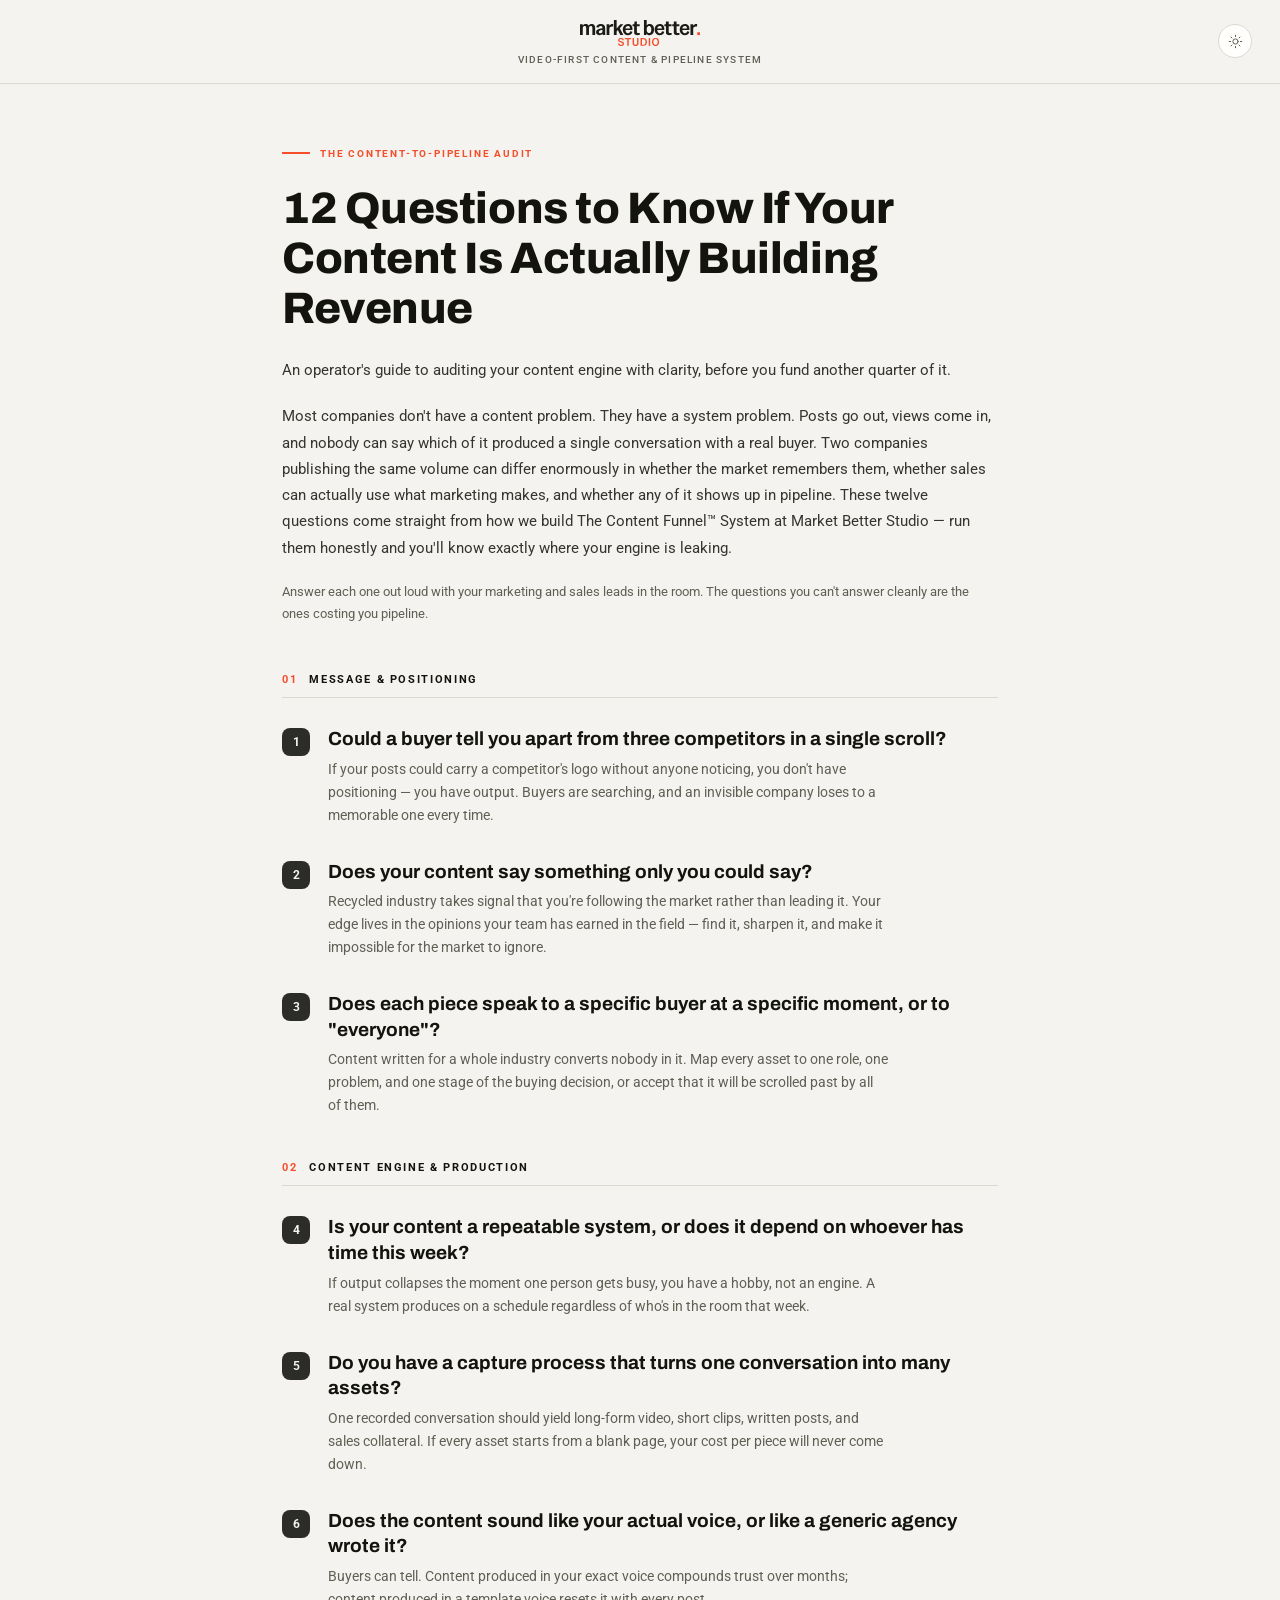
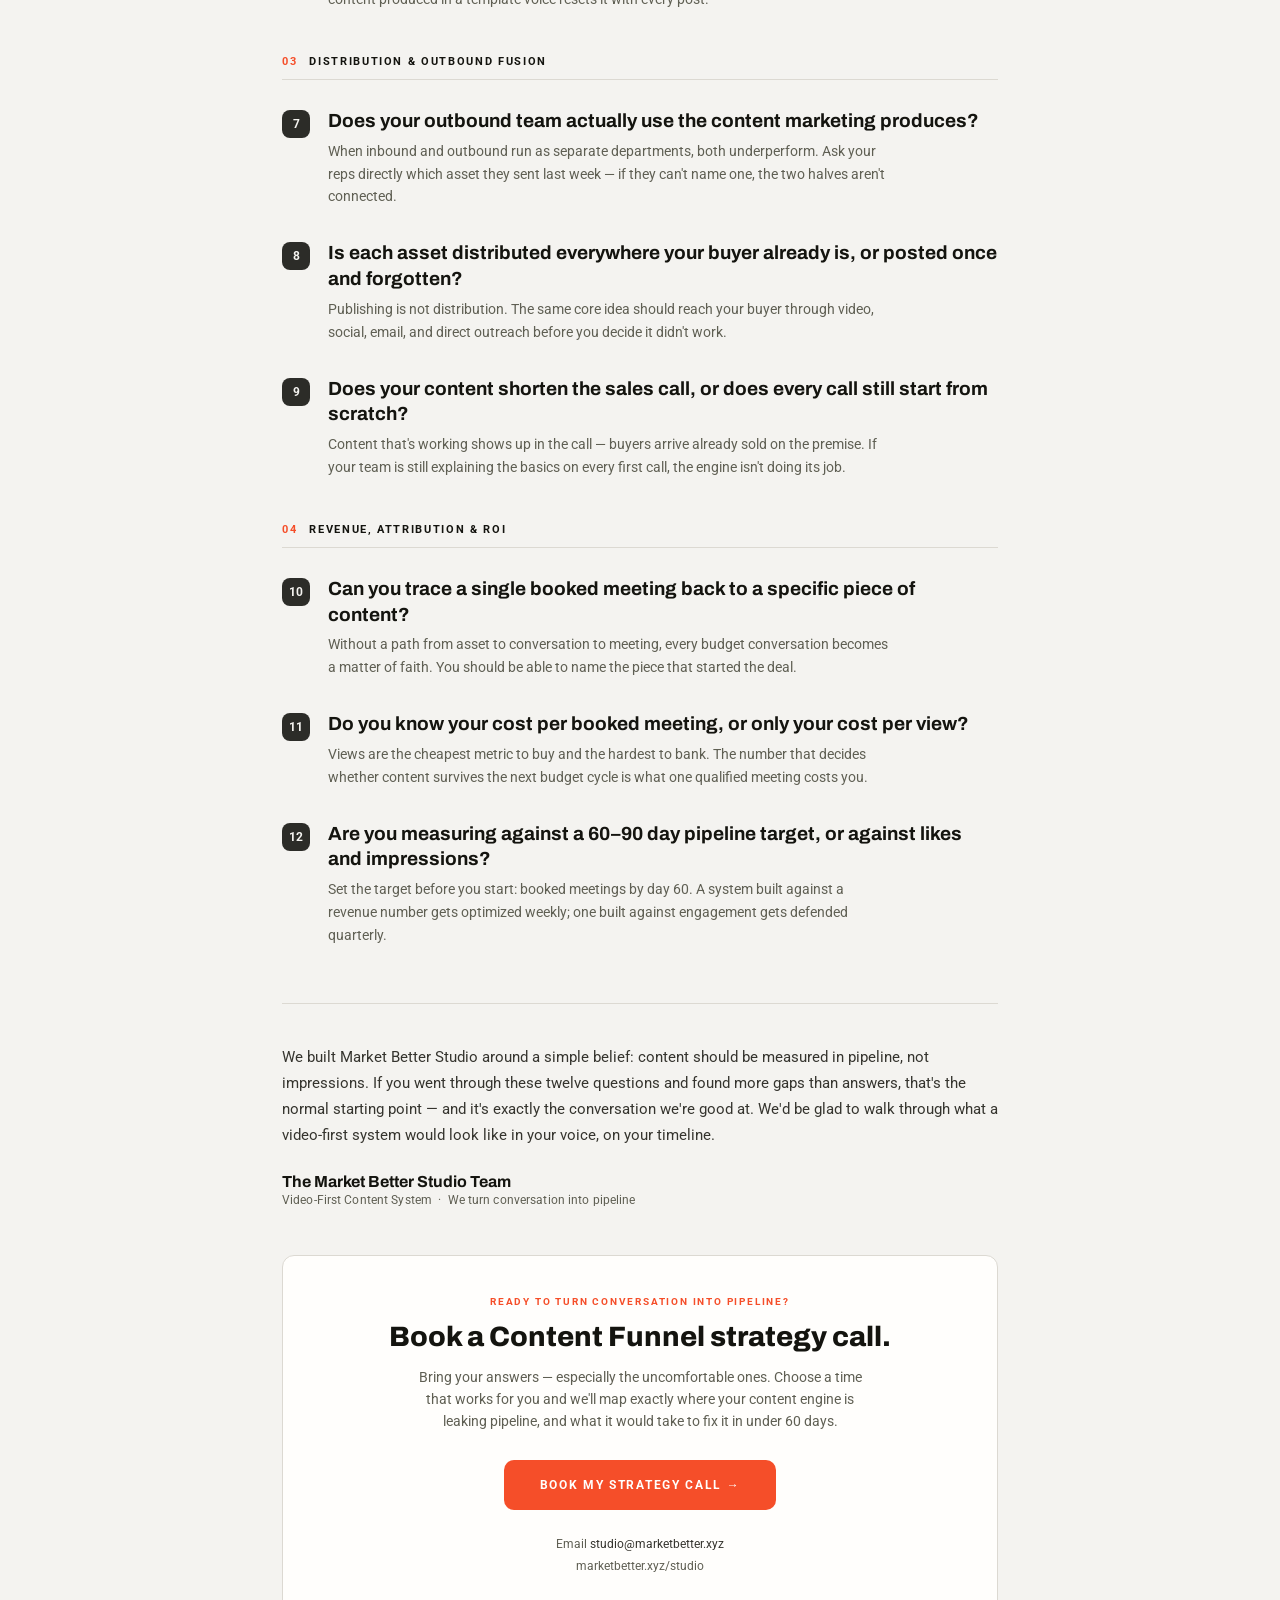
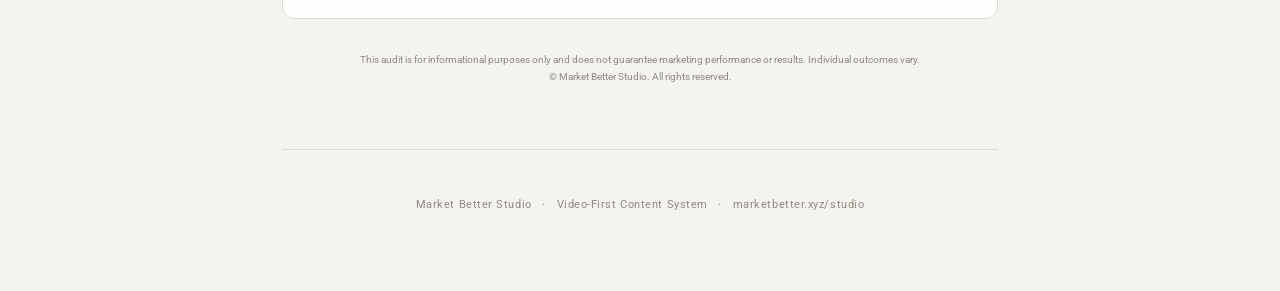
<file: references/MBStudio_Audit.html>
<!DOCTYPE html>
<html lang="en">
<head>
  <meta charset="UTF-8" />
  <meta name="viewport" content="width=device-width, initial-scale=1.0" />
  <title>The Content-to-Pipeline Audit — Market Better Studio</title>
  <meta name="robots" content="noindex" />
  <link rel="preconnect" href="https://fonts.googleapis.com" />
  <link rel="preconnect" href="https://fonts.gstatic.com" crossorigin />
  <link href="https://fonts.googleapis.com/css2?family=Archivo:wght@400;500;600;700;800&family=Roboto:wght@400;500;700&display=swap" rel="stylesheet" />
  <script>
    // Applied before first paint so the stored theme never flashes.
    (function () {
      try {
        var stored = localStorage.getItem('mbs_theme');
        if (stored === 'dark' || stored === 'light') {
          document.documentElement.setAttribute('data-theme', stored);
        }
      } catch (e) {}
    })();
  </script>
  <style>

    *, *::before, *::after { box-sizing: border-box; margin: 0; padding: 0; }

    /* ── Studio Light (default) ── */
    :root {
      --page:         #f4f3f0;
      --page-alt:     #eceae5;
      --card:         #fffefc;
      --accent:       #f54e29;
      --accent-dark:  #d63d1c;
      --structure:    #2c2c28;
      --on-structure: #f4f3f0;
      --ink:          #14140f;
      --ink-soft:     #35342e;
      --ink-muted:    #5f5f53;
      --ink-faint:    #8e8b80;
      --border:       #dcd9d2;
    }

    /* ── Studio Dark ── */
    :root[data-theme="dark"] {
      --page:         #14140f;
      --page-alt:     #1d1d18;
      --card:         #1d1d18;
      --accent:       #ff6440;
      --accent-dark:  #f54e29;
      --structure:    #f2ede4;
      --on-structure: #14140f;
      --ink:          #f2ede4;
      --ink-soft:     #d8d2c6;
      --ink-muted:    #a29c8e;
      --ink-faint:    #7a7568;
      --border:       #34342d;
    }

    body {
      font-family: 'Roboto', system-ui, sans-serif;
      background: var(--page);
      color: var(--ink);
      min-height: 100vh;
      -webkit-font-smoothing: antialiased;
      transition: background 0.2s ease, color 0.2s ease;
    }

    /* ── Nav ── */
    .nav {
      position: relative;
      display: flex;
      flex-direction: column;
      align-items: center;
      justify-content: center;
      gap: 8px;
      padding: 1.25rem 3rem 1.1rem;
      background: var(--page);
      border-bottom: 0.5px solid var(--border);
    }

    .nav-logo { display: flex; align-items: center; }

    .nav-logo img {
      height: 26px;
      width: auto;
    }

    /* Exactly one logo variant is visible per theme. Keep `display` out of the
       rules above, or their higher specificity wins and both variants render. */
    .logo-light { display: block; }
    .logo-dark  { display: none; }
    :root[data-theme="dark"] .logo-light { display: none; }
    :root[data-theme="dark"] .logo-dark  { display: block; }

    .nav-tag {
      font-family: 'Roboto', sans-serif;
      font-size: 10px;
      font-weight: 500;
      letter-spacing: 0.12em;
      text-transform: uppercase;
      color: var(--ink-muted);
    }

    /* ── Theme toggle ── */
    .theme-toggle {
      position: absolute;
      right: 1.75rem;
      top: 50%;
      transform: translateY(-50%);
      width: 34px;
      height: 34px;
      border-radius: 50%;
      border: 0.5px solid var(--border);
      background: var(--card);
      color: var(--ink-muted);
      cursor: pointer;
      display: flex;
      align-items: center;
      justify-content: center;
      transition: border-color 0.15s, color 0.15s, background 0.15s;
    }

    .theme-toggle:hover {
      border-color: var(--accent);
      color: var(--accent);
    }

    .theme-toggle svg {
      width: 15px;
      height: 15px;
      stroke: currentColor;
      stroke-width: 1.6;
      fill: none;
      stroke-linecap: round;
      stroke-linejoin: round;
    }

    .icon-moon { display: none; }
    :root[data-theme="dark"] .icon-sun { display: none; }
    :root[data-theme="dark"] .icon-moon { display: block; }

    /* ── Page wrap ── */
    .page-wrap {
      max-width: 780px;
      margin: 0 auto;
      padding: 4rem 2rem 5rem;
    }

    .eyebrow {
      font-size: 10px;
      font-weight: 700;
      letter-spacing: 0.18em;
      text-transform: uppercase;
      color: var(--accent);
      margin-bottom: 1.5rem;
      display: flex;
      align-items: center;
      gap: 10px;
    }

    .eyebrow::before {
      content: '';
      display: block;
      width: 28px;
      height: 2px;
      background: var(--accent);
    }

    .headline {
      font-family: 'Archivo', sans-serif;
      font-size: 44px;
      font-weight: 800;
      line-height: 1.14;
      color: var(--ink);
      margin-bottom: 1.5rem;
      letter-spacing: -0.01em;
    }

    .intro {
      font-size: 15px;
      font-weight: 400;
      line-height: 1.75;
      color: var(--ink-soft);
      margin-bottom: 1.25rem;
    }

    .intro-note {
      font-size: 13px;
      font-weight: 400;
      color: var(--ink-muted);
      line-height: 1.7;
      margin-bottom: 3rem;
    }

    /* ── Audit questions ── */
    .section-label {
      display: flex;
      align-items: baseline;
      gap: 12px;
      font-size: 11px;
      font-weight: 700;
      letter-spacing: 0.15em;
      text-transform: uppercase;
      color: var(--ink);
      border-bottom: 0.5px solid var(--border);
      padding-bottom: 0.7rem;
      margin: 2.75rem 0 1.75rem;
    }

    .section-label .num { color: var(--accent); }

    .q-item {
      display: flex;
      gap: 18px;
      align-items: flex-start;
      margin-bottom: 2rem;
    }

    .q-num {
      flex-shrink: 0;
      width: 28px;
      height: 28px;
      border-radius: 8px;
      background: var(--structure);
      color: var(--on-structure);
      font-size: 12px;
      font-weight: 700;
      display: flex;
      align-items: center;
      justify-content: center;
      margin-top: 2px;
    }

    .q-title {
      font-family: 'Archivo', sans-serif;
      font-size: 19px;
      font-weight: 700;
      color: var(--ink);
      line-height: 1.35;
      margin-bottom: 6px;
    }

    .q-desc {
      font-size: 13.5px;
      font-weight: 400;
      color: var(--ink-muted);
      line-height: 1.7;
      max-width: 560px;
    }

    /* ── Closing note ── */
    .closing {
      margin-top: 3.5rem;
      padding-top: 2.5rem;
      border-top: 0.5px solid var(--border);
    }

    .closing-text {
      font-size: 15px;
      font-weight: 400;
      line-height: 1.75;
      color: var(--ink-soft);
      margin-bottom: 1.5rem;
    }

    .closing-name {
      font-family: 'Archivo', sans-serif;
      font-size: 16px;
      font-weight: 700;
      color: var(--ink);
      margin-bottom: 3px;
    }

    .closing-title {
      font-size: 11.5px;
      font-weight: 400;
      color: var(--ink-muted);
      letter-spacing: 0.01em;
    }

    /* ── Booking CTA ── */
    .cta-card {
      background: var(--card);
      border: 0.5px solid var(--border);
      border-radius: 12px;
      padding: 2.5rem 2.25rem;
      margin-top: 3rem;
      text-align: center;
    }

    .cta-eyebrow {
      font-size: 10px;
      font-weight: 700;
      letter-spacing: 0.18em;
      text-transform: uppercase;
      color: var(--accent);
      margin-bottom: 0.75rem;
    }

    .cta-title {
      font-family: 'Archivo', sans-serif;
      font-size: 28px;
      font-weight: 800;
      color: var(--ink);
      line-height: 1.25;
      margin-bottom: 0.75rem;
    }

    .cta-sub {
      font-size: 13.5px;
      font-weight: 400;
      color: var(--ink-muted);
      line-height: 1.65;
      max-width: 460px;
      margin: 0 auto 1.75rem;
    }

    .cta-btn {
      display: inline-flex;
      align-items: center;
      justify-content: center;
      gap: 10px;
      height: 50px;
      padding: 0 2.25rem;
      background: var(--accent);
      color: #fffefc;
      border: none;
      border-radius: 10px;
      font-family: 'Roboto', sans-serif;
      font-size: 12px;
      font-weight: 700;
      letter-spacing: 0.14em;
      text-transform: uppercase;
      cursor: pointer;
      text-decoration: none;
      transition: background 0.15s, transform 0.1s;
    }

    .cta-btn:hover { background: var(--accent-dark); }
    .cta-btn:active { transform: scale(0.99); }

    .cta-contact {
      font-size: 12px;
      font-weight: 400;
      color: var(--ink-muted);
      line-height: 1.8;
      margin-top: 1.5rem;
    }

    .cta-contact a { color: var(--ink-soft); text-decoration: none; }

    .disclaimer {
      margin-top: 2rem;
      font-size: 10px;
      font-weight: 400;
      color: var(--ink-faint);
      line-height: 1.7;
      text-align: center;
    }

    /* ── Footer ── */
    .page-footer {
      text-align: center;
      padding: 3rem 0 0;
      font-size: 11px;
      font-weight: 400;
      color: var(--ink-faint);
      letter-spacing: 0.05em;
      border-top: 0.5px solid var(--border);
      margin-top: 4rem;
    }

    /* ── Responsive ── */
    @media (max-width: 640px) {
      .headline { font-size: 32px; }
      .page-wrap { padding: 2.5rem 1.25rem 4rem; }
      .nav { padding: 1rem 1.5rem; }
      .nav-logo img { height: 22px; }
      .theme-toggle { right: 0.75rem; width: 30px; height: 30px; }
    }

  </style>
</head>
<body>

  <!-- Nav -->
  <nav class="nav">
    <span class="nav-logo">
      <img class="logo-light" src="mb-studio-logo.svg" alt="Market Better Studio" />
      <img class="logo-dark" src="mb-studio-logo-dark.svg" alt="" aria-hidden="true" />
    </span>
    <span class="nav-tag">Video-First Content &amp; Pipeline System</span>
    <button class="theme-toggle" id="theme-toggle" type="button" aria-label="Switch to dark theme">
      <svg class="icon-sun" viewBox="0 0 24 24"><circle cx="12" cy="12" r="4.2"/><path d="M12 2v2M12 20v2M4.9 4.9l1.4 1.4M17.7 17.7l1.4 1.4M2 12h2M20 12h2M4.9 19.1l1.4-1.4M17.7 6.3l1.4-1.4"/></svg>
      <svg class="icon-moon" viewBox="0 0 24 24"><path d="M20 14.5A8.2 8.2 0 0 1 9.5 4a8.3 8.3 0 1 0 10.5 10.5z"/></svg>
    </button>
  </nav>

  <div class="page-wrap">

    <p class="eyebrow">The Content-to-Pipeline Audit</p>

    <h1 class="headline">12 Questions to Know If Your<br>Content Is Actually Building Revenue</h1>

    <p class="intro">
      An operator's guide to auditing your content engine with clarity, before you fund another quarter of it.
    </p>

    <p class="intro">
      Most companies don't have a content problem. They have a system problem. Posts go out, views come in, and nobody can say which of it produced a single conversation with a real buyer. Two companies publishing the same volume can differ enormously in whether the market remembers them, whether sales can actually use what marketing makes, and whether any of it shows up in pipeline. These twelve questions come straight from how we build The Content Funnel™ System at Market Better Studio — run them honestly and you'll know exactly where your engine is leaking.
    </p>

    <p class="intro-note">
      Answer each one out loud with your marketing and sales leads in the room. The questions you can't answer cleanly are the ones costing you pipeline.
    </p>

    <!-- 01 -->
    <p class="section-label"><span class="num">01</span> Message &amp; Positioning</p>

    <div class="q-item">
      <span class="q-num">1</span>
      <div>
        <p class="q-title">Could a buyer tell you apart from three competitors in a single scroll?</p>
        <p class="q-desc">If your posts could carry a competitor's logo without anyone noticing, you don't have positioning — you have output. Buyers are searching, and an invisible company loses to a memorable one every time.</p>
      </div>
    </div>

    <div class="q-item">
      <span class="q-num">2</span>
      <div>
        <p class="q-title">Does your content say something only you could say?</p>
        <p class="q-desc">Recycled industry takes signal that you're following the market rather than leading it. Your edge lives in the opinions your team has earned in the field — find it, sharpen it, and make it impossible for the market to ignore.</p>
      </div>
    </div>

    <div class="q-item">
      <span class="q-num">3</span>
      <div>
        <p class="q-title">Does each piece speak to a specific buyer at a specific moment, or to "everyone"?</p>
        <p class="q-desc">Content written for a whole industry converts nobody in it. Map every asset to one role, one problem, and one stage of the buying decision, or accept that it will be scrolled past by all of them.</p>
      </div>
    </div>

    <!-- 02 -->
    <p class="section-label"><span class="num">02</span> Content Engine &amp; Production</p>

    <div class="q-item">
      <span class="q-num">4</span>
      <div>
        <p class="q-title">Is your content a repeatable system, or does it depend on whoever has time this week?</p>
        <p class="q-desc">If output collapses the moment one person gets busy, you have a hobby, not an engine. A real system produces on a schedule regardless of who's in the room that week.</p>
      </div>
    </div>

    <div class="q-item">
      <span class="q-num">5</span>
      <div>
        <p class="q-title">Do you have a capture process that turns one conversation into many assets?</p>
        <p class="q-desc">One recorded conversation should yield long-form video, short clips, written posts, and sales collateral. If every asset starts from a blank page, your cost per piece will never come down.</p>
      </div>
    </div>

    <div class="q-item">
      <span class="q-num">6</span>
      <div>
        <p class="q-title">Does the content sound like your actual voice, or like a generic agency wrote it?</p>
        <p class="q-desc">Buyers can tell. Content produced in your exact voice compounds trust over months; content produced in a template voice resets it with every post.</p>
      </div>
    </div>

    <!-- 03 -->
    <p class="section-label"><span class="num">03</span> Distribution &amp; Outbound Fusion</p>

    <div class="q-item">
      <span class="q-num">7</span>
      <div>
        <p class="q-title">Does your outbound team actually use the content marketing produces?</p>
        <p class="q-desc">When inbound and outbound run as separate departments, both underperform. Ask your reps directly which asset they sent last week — if they can't name one, the two halves aren't connected.</p>
      </div>
    </div>

    <div class="q-item">
      <span class="q-num">8</span>
      <div>
        <p class="q-title">Is each asset distributed everywhere your buyer already is, or posted once and forgotten?</p>
        <p class="q-desc">Publishing is not distribution. The same core idea should reach your buyer through video, social, email, and direct outreach before you decide it didn't work.</p>
      </div>
    </div>

    <div class="q-item">
      <span class="q-num">9</span>
      <div>
        <p class="q-title">Does your content shorten the sales call, or does every call still start from scratch?</p>
        <p class="q-desc">Content that's working shows up in the call — buyers arrive already sold on the premise. If your team is still explaining the basics on every first call, the engine isn't doing its job.</p>
      </div>
    </div>

    <!-- 04 -->
    <p class="section-label"><span class="num">04</span> Revenue, Attribution &amp; ROI</p>

    <div class="q-item">
      <span class="q-num">10</span>
      <div>
        <p class="q-title">Can you trace a single booked meeting back to a specific piece of content?</p>
        <p class="q-desc">Without a path from asset to conversation to meeting, every budget conversation becomes a matter of faith. You should be able to name the piece that started the deal.</p>
      </div>
    </div>

    <div class="q-item">
      <span class="q-num">11</span>
      <div>
        <p class="q-title">Do you know your cost per booked meeting, or only your cost per view?</p>
        <p class="q-desc">Views are the cheapest metric to buy and the hardest to bank. The number that decides whether content survives the next budget cycle is what one qualified meeting costs you.</p>
      </div>
    </div>

    <div class="q-item">
      <span class="q-num">12</span>
      <div>
        <p class="q-title">Are you measuring against a 60&ndash;90 day pipeline target, or against likes and impressions?</p>
        <p class="q-desc">Set the target before you start: booked meetings by day 60. A system built against a revenue number gets optimized weekly; one built against engagement gets defended quarterly.</p>
      </div>
    </div>

    <!-- Closing note -->
    <div class="closing">
      <p class="closing-text">
        We built Market Better Studio around a simple belief: content should be measured in pipeline, not impressions. If you went through these twelve questions and found more gaps than answers, that's the normal starting point — and it's exactly the conversation we're good at. We'd be glad to walk through what a video-first system would look like in your voice, on your timeline.
      </p>
      <p class="closing-name">The Market Better Studio Team</p>
      <p class="closing-title">Video-First Content System &nbsp;·&nbsp; We turn conversation into pipeline</p>
    </div>

    <!-- Booking CTA -->
    <div class="cta-card">
      <p class="cta-eyebrow">Ready to turn conversation into pipeline?</p>
      <h2 class="cta-title">Book a Content Funnel strategy call.</h2>
      <p class="cta-sub">Bring your answers — especially the uncomfortable ones. Choose a time that works for you and we'll map exactly where your content engine is leaking pipeline, and what it would take to fix it in under 60 days.</p>
      <button class="cta-btn" id="book-consultation-btn" type="button">
        Book my strategy call
        &rarr;
      </button>
      <p class="cta-contact">
        Email <a href="mailto:studio@marketbetter.xyz">studio@marketbetter.xyz</a><br>
        marketbetter.xyz/studio
      </p>
    </div>

    <p class="disclaimer">
      This audit is for informational purposes only and does not guarantee marketing performance or results. Individual outcomes vary.<br>
      &copy; Market Better Studio. All rights reserved.
    </p>

    <footer class="page-footer">
      Market Better Studio &nbsp;&nbsp;·&nbsp;&nbsp; Video-First Content System &nbsp;&nbsp;·&nbsp;&nbsp; marketbetter.xyz/studio
    </footer>

  </div>

  <script>
    // ── Theme toggle ──
    (function () {
      var root = document.documentElement;
      var btn = document.getElementById('theme-toggle');

      function currentTheme() {
        return root.getAttribute('data-theme') === 'dark' ? 'dark' : 'light';
      }

      function applyTheme(theme) {
        if (theme === 'dark') {
          root.setAttribute('data-theme', 'dark');
          btn.setAttribute('aria-label', 'Switch to light theme');
        } else {
          root.removeAttribute('data-theme');
          btn.setAttribute('aria-label', 'Switch to dark theme');
        }
        try { localStorage.setItem('mbs_theme', theme); } catch (e) {}
      }

      applyTheme(currentTheme());

      btn.addEventListener('click', function () {
        applyTheme(currentTheme() === 'dark' ? 'light' : 'dark');
      });
    })();

    // ── Strategy call CTA ──
    (function () {
      var CONSULT_WEBHOOK_URL = 'https://services.leadconnectorhq.com/hooks/uE8iQeezklYV7hJanEiE/webhook-trigger/cb4a54c4-508b-4071-8350-c3f657fbb175';
      var CALENDAR_URL = 'https://api.leadconnectorhq.com/widget/booking/vJSj6VX7HHYfmAeL6dUI';

      async function handleBookConsultationClick(event) {
        if (event) event.preventDefault();

        if (window.__mbsConsultationSubmitting) return;
        window.__mbsConsultationSubmitting = true;

        var button = event && event.currentTarget;
        if (button) {
          button.textContent = 'Opening Calendar...';
          button.disabled = true;
        }

        var channel = sessionStorage.getItem('mbs_channel') || 'Podcast';

        var payload = {
          event_type: 'consultation_intent_submitted',
          first_name: sessionStorage.getItem('mbs_first_name') || '',
          email: sessionStorage.getItem('mbs_email') || '',
          lead_source: channel,
          source_channel: channel,
          campaign_name: 'Market Better Studio - Podcast',
          lead_magnet: 'The Content-to-Pipeline Audit',
          source_page: window.location.href,
          cta_name: 'Book a Content Funnel Strategy Call',
          cta_destination: CALENDAR_URL,
          client_name: 'Market Better Studio',
          system_name: 'Market Better Studio Inbound System',
          system_id: 'MBSIS',
          submitted_at: new Date().toISOString()
        };

        try {
          var response = await fetch(CONSULT_WEBHOOK_URL, {
            method: 'POST',
            headers: { 'Content-Type': 'application/json' },
            body: JSON.stringify(payload)
          });
          console.log('GHL consultation intent webhook status:', response.status);
        } catch (error) {
          console.error('GHL consultation intent webhook failed:', error);
        } finally {
          window.location.href = CALENDAR_URL;
        }
      }

      var btn = document.getElementById('book-consultation-btn');
      if (btn) btn.addEventListener('click', handleBookConsultationClick);
    })();
  </script>

</body>
</html>
</file>
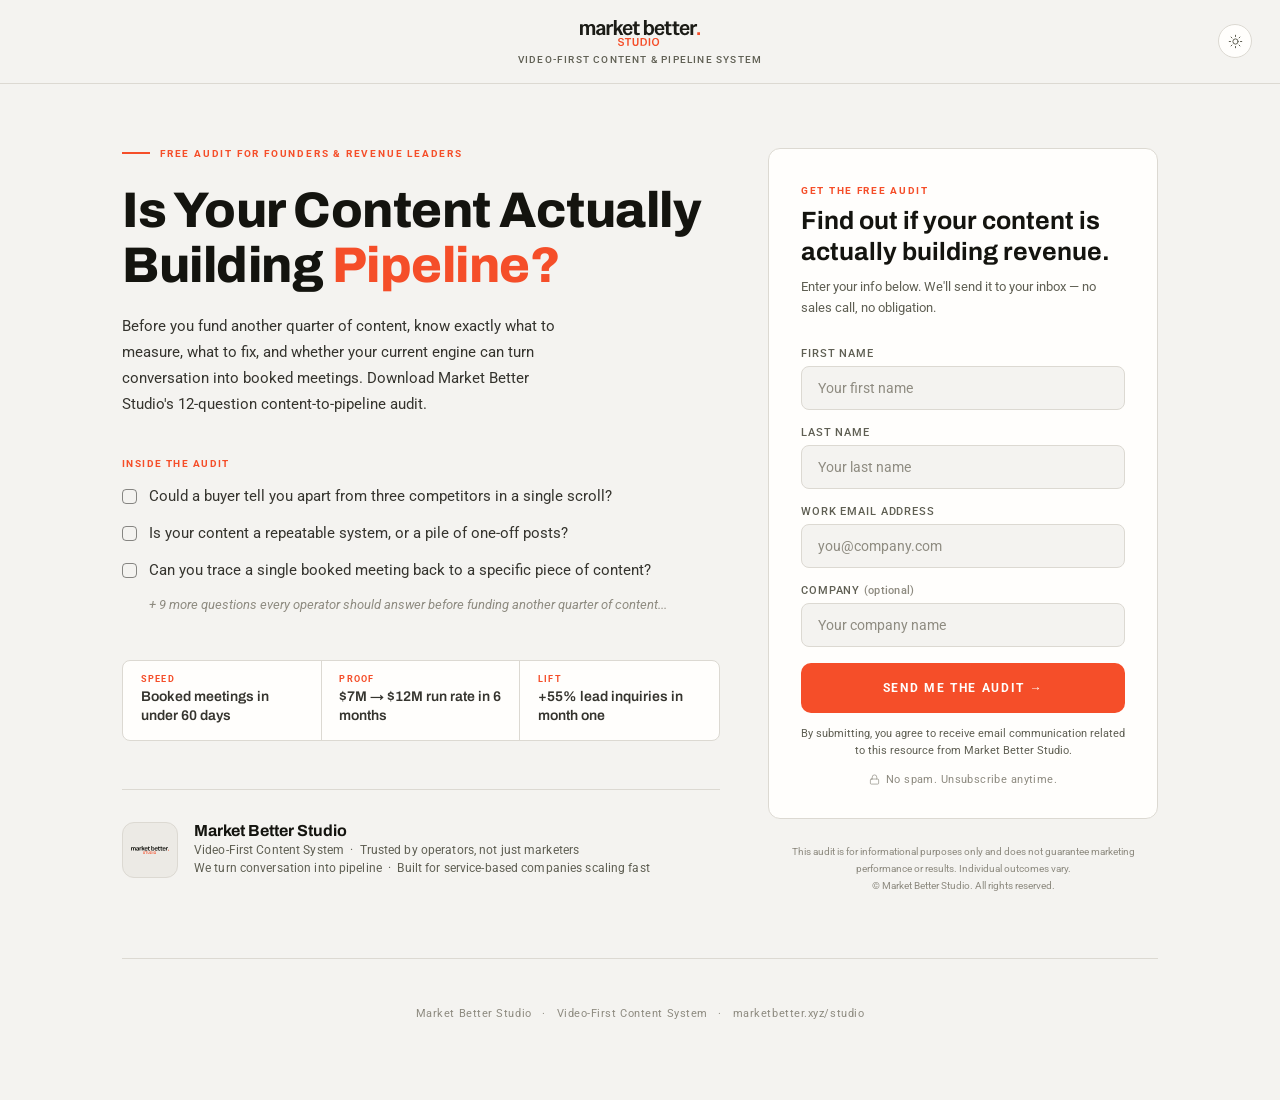
<file: references/MBStudio_LandingPage.html>
<!DOCTYPE html>
<html lang="en">
<head>
  <meta charset="UTF-8" />
  <meta name="viewport" content="width=device-width, initial-scale=1.0" />
  <title>Is Your Content Actually Building Pipeline? — Market Better Studio</title>
  <link rel="preconnect" href="https://fonts.googleapis.com" />
  <link rel="preconnect" href="https://fonts.gstatic.com" crossorigin />
  <link href="https://fonts.googleapis.com/css2?family=Archivo:wght@400;500;600;700;800&family=Roboto:wght@400;500;700&display=swap" rel="stylesheet" />
  <script>
    // Applied before first paint so the stored theme never flashes.
    (function () {
      try {
        var stored = localStorage.getItem('mbs_theme');
        if (stored === 'dark' || stored === 'light') {
          document.documentElement.setAttribute('data-theme', stored);
        }
      } catch (e) {}
    })();
  </script>
  <style>

    *, *::before, *::after { box-sizing: border-box; margin: 0; padding: 0; }

    /* ── Studio Light (default) ── */
    :root {
      --page:        #f4f3f0;
      --page-alt:    #eceae5;
      --card:        #fffefc;
      --accent:      #f54e29;
      --accent-dark: #d63d1c;
      --accent-soft: #f9a893;
      --structure:   #2c2c28;
      --ink:         #14140f;
      --ink-soft:    #35342e;
      --ink-muted:   #5f5f53;
      --ink-faint:   #8e8b80;
      --border:      #dcd9d2;
      --danger:      #b3381a;
    }

    /* ── Studio Dark ── */
    :root[data-theme="dark"] {
      --page:        #14140f;
      --page-alt:    #1d1d18;
      --card:        #1d1d18;
      --accent:      #ff6440;
      --accent-dark: #f54e29;
      --accent-soft: #7a3928;
      --structure:   #f2ede4;
      --ink:         #f2ede4;
      --ink-soft:    #d8d2c6;
      --ink-muted:   #a29c8e;
      --ink-faint:   #7a7568;
      --border:      #34342d;
      --danger:      #ff8566;
    }

    body {
      font-family: 'Roboto', system-ui, sans-serif;
      background: var(--page);
      color: var(--ink);
      min-height: 100vh;
      -webkit-font-smoothing: antialiased;
      transition: background 0.2s ease, color 0.2s ease;
    }

    /* ── Nav ── */
    .nav {
      position: relative;
      display: flex;
      flex-direction: column;
      align-items: center;
      justify-content: center;
      gap: 8px;
      padding: 1.25rem 3rem 1.1rem;
      background: var(--page);
      border-bottom: 0.5px solid var(--border);
    }

    .nav-logo {
      display: flex;
      align-items: center;
    }

    .nav-logo img {
      height: 26px;
      width: auto;
    }

    /* Exactly one logo variant is visible per theme. Keep `display` out of the
       rules above, or their higher specificity wins and both variants render. */
    .logo-light { display: block; }
    .logo-dark  { display: none; }
    :root[data-theme="dark"] .logo-light { display: none; }
    :root[data-theme="dark"] .logo-dark  { display: block; }

    .nav-tag {
      font-family: 'Roboto', sans-serif;
      font-size: 10px;
      font-weight: 500;
      letter-spacing: 0.12em;
      text-transform: uppercase;
      color: var(--ink-muted);
    }

    /* ── Theme toggle ── */
    .theme-toggle {
      position: absolute;
      right: 1.75rem;
      top: 50%;
      transform: translateY(-50%);
      width: 34px;
      height: 34px;
      border-radius: 50%;
      border: 0.5px solid var(--border);
      background: var(--card);
      color: var(--ink-muted);
      cursor: pointer;
      display: flex;
      align-items: center;
      justify-content: center;
      transition: border-color 0.15s, color 0.15s, background 0.15s;
    }

    .theme-toggle:hover {
      border-color: var(--accent);
      color: var(--accent);
    }

    .theme-toggle svg {
      width: 15px;
      height: 15px;
      stroke: currentColor;
      stroke-width: 1.6;
      fill: none;
      stroke-linecap: round;
      stroke-linejoin: round;
    }

    .icon-moon { display: none; }
    :root[data-theme="dark"] .icon-sun { display: none; }
    :root[data-theme="dark"] .icon-moon { display: block; }

    /* ── Page wrap ── */
    .page-wrap {
      max-width: 1100px;
      margin: 0 auto;
      padding: 4rem 2rem 5rem;
    }

    .two-col {
      display: grid;
      grid-template-columns: 1fr 390px;
      gap: 3rem;
      align-items: start;
    }

    /* ── Left column ── */
    .eyebrow {
      font-size: 10px;
      font-weight: 700;
      letter-spacing: 0.18em;
      text-transform: uppercase;
      color: var(--accent);
      margin-bottom: 1.5rem;
      display: flex;
      align-items: center;
      gap: 10px;
    }

    .eyebrow::before {
      content: '';
      display: block;
      width: 28px;
      height: 2px;
      background: var(--accent);
    }

    .headline {
      font-family: 'Archivo', sans-serif;
      font-size: 50px;
      font-weight: 800;
      line-height: 1.1;
      color: var(--ink);
      margin-bottom: 1.25rem;
      letter-spacing: -0.01em;
    }

    .headline em {
      font-style: normal;
      color: var(--accent);
    }

    .subheadline {
      font-size: 15px;
      font-weight: 400;
      line-height: 1.75;
      color: var(--ink-soft);
      margin-bottom: 2.5rem;
      max-width: 440px;
    }

    /* ── Credential bar ── */
    .credential-bar {
      display: grid;
      grid-template-columns: repeat(3, 1fr);
      border: 0.5px solid var(--border);
      border-radius: 8px;
      overflow: hidden;
      margin-bottom: 3rem;
      background: var(--card);
    }

    .cred-item {
      padding: 0.85rem 1.1rem;
      border-right: 0.5px solid var(--border);
    }

    .cred-item:last-child { border-right: none; }

    .cred-label {
      display: block;
      font-size: 9px;
      font-weight: 700;
      letter-spacing: 0.14em;
      text-transform: uppercase;
      color: var(--accent);
      margin-bottom: 4px;
    }

    .cred-value {
      display: block;
      font-family: 'Archivo', sans-serif;
      font-size: 14px;
      font-weight: 600;
      color: var(--ink-soft);
      line-height: 1.35;
    }

    /* ── Audit bullets (main content) ── */
    .checklist-label {
      font-size: 9.5px;
      font-weight: 700;
      letter-spacing: 0.15em;
      text-transform: uppercase;
      color: var(--accent);
      margin-bottom: 1.1rem;
    }

    .checklist-bullets {
      margin-bottom: 3rem;
    }

    .checklist-item {
      display: flex;
      align-items: flex-start;
      gap: 12px;
      margin-bottom: 0.9rem;
      font-size: 14.5px;
      font-weight: 400;
      color: var(--ink-soft);
      line-height: 1.55;
    }

    .checklist-check {
      width: 15px;
      height: 15px;
      border: 1.5px solid var(--structure);
      border-radius: 4px;
      flex-shrink: 0;
      margin-top: 3px;
      opacity: 0.55;
    }

    .checklist-more {
      font-size: 13px;
      font-weight: 400;
      color: var(--ink-faint);
      font-style: italic;
      padding-left: 27px;
      margin-top: 4px;
    }

    /* ── Platform byline ── */
    .doctor-row {
      display: flex;
      align-items: center;
      gap: 16px;
      padding-top: 2rem;
      border-top: 0.5px solid var(--border);
      margin-top: 2rem;
    }

    .doc-avatar {
      width: 56px;
      height: 56px;
      border-radius: 12px;
      border: 0.5px solid var(--border);
      background: var(--page-alt);
      display: flex;
      align-items: center;
      justify-content: center;
      flex-shrink: 0;
      overflow: hidden;
      padding: 0 8px;
    }

    .doc-avatar img {
      width: 100%;
      height: auto;
    }

    .doc-name {
      font-family: 'Archivo', sans-serif;
      font-size: 16px;
      font-weight: 700;
      color: var(--ink);
      margin-bottom: 3px;
    }

    .doc-title {
      font-size: 11.5px;
      font-weight: 400;
      color: var(--ink-muted);
      line-height: 1.5;
      letter-spacing: 0.01em;
    }

    /* ── Right column: form ── */
    .form-col {
      position: sticky;
      top: 2rem;
    }

    .form-card {
      background: var(--card);
      border-radius: 12px;
      padding: 2.25rem 2rem 2rem;
      border: 0.5px solid var(--border);
    }

    .form-eyebrow {
      font-size: 9.5px;
      font-weight: 700;
      letter-spacing: 0.18em;
      text-transform: uppercase;
      color: var(--accent);
      margin-bottom: 0.6rem;
    }

    .form-title {
      font-family: 'Archivo', sans-serif;
      font-size: 25px;
      font-weight: 700;
      color: var(--ink);
      margin-bottom: 0.5rem;
      line-height: 1.25;
    }

    .form-subtitle {
      font-size: 13px;
      font-weight: 400;
      color: var(--ink-muted);
      margin-bottom: 1.75rem;
      line-height: 1.65;
    }

    .form-label {
      display: block;
      font-size: 11px;
      font-weight: 500;
      letter-spacing: 0.08em;
      text-transform: uppercase;
      color: var(--ink-muted);
      margin-bottom: 6px;
    }

    .form-row { margin-bottom: 1rem; }

    .form-input {
      width: 100%;
      height: 44px;
      border: 0.5px solid var(--border);
      border-radius: 8px;
      padding: 0 1rem;
      font-size: 14px;
      font-weight: 400;
      font-family: 'Roboto', sans-serif;
      background: var(--page);
      color: var(--ink);
      outline: none;
      transition: border-color 0.15s, background 0.15s;
    }

    .form-input:focus {
      border-color: var(--accent);
      background: var(--card);
    }

    .form-input::placeholder {
      color: var(--ink-faint);
      font-weight: 400;
    }

    .cta-btn {
      width: 100%;
      height: 50px;
      background: var(--accent);
      color: #fffefc;
      border: none;
      border-radius: 10px;
      font-family: 'Roboto', sans-serif;
      font-size: 12px;
      font-weight: 700;
      letter-spacing: 0.14em;
      text-transform: uppercase;
      cursor: pointer;
      display: flex;
      align-items: center;
      justify-content: center;
      gap: 10px;
      transition: background 0.15s, transform 0.1s;
      margin-top: 0.25rem;
    }

    .cta-btn:hover { background: var(--accent-dark); }
    .cta-btn:active { transform: scale(0.99); }

    .cta-btn:disabled {
      background: var(--accent-soft);
      cursor: default;
      transform: none;
    }

    .field-error {
      display: none;
      font-size: 11px;
      font-weight: 400;
      color: var(--danger);
      margin-top: 5px;
      line-height: 1.4;
    }

    .field-error.visible { display: block; }

    .form-input.invalid { border-color: var(--danger); }

    .consent-note {
      font-size: 10.5px;
      font-weight: 400;
      color: var(--ink-muted);
      line-height: 1.6;
      margin-top: 0.85rem;
      text-align: center;
    }

    .form-status-error {
      display: none;
      font-size: 12px;
      font-weight: 400;
      color: var(--danger);
      line-height: 1.55;
      margin-top: 1rem;
      text-align: center;
    }

    .form-status-error.visible { display: block; }

    .form-success {
      display: none;
      text-align: center;
      padding: 1.5rem 0 0.75rem;
    }

    .form-success.visible { display: block; }

    .form-success-icon {
      width: 44px;
      height: 44px;
      margin: 0 auto 1rem;
      border-radius: 50%;
      border: 1.5px solid var(--accent);
      display: flex;
      align-items: center;
      justify-content: center;
    }

    .form-success-icon svg {
      width: 20px;
      height: 20px;
      stroke: var(--accent);
      stroke-width: 2;
      fill: none;
      stroke-linecap: round;
      stroke-linejoin: round;
    }

    .form-success-text {
      font-family: 'Archivo', sans-serif;
      font-size: 19px;
      font-weight: 700;
      color: var(--ink);
      line-height: 1.4;
    }

    .trust-line {
      display: flex;
      align-items: center;
      justify-content: center;
      gap: 6px;
      font-size: 10.5px;
      font-weight: 400;
      color: var(--ink-faint);
      margin-top: 0.85rem;
      letter-spacing: 0.04em;
    }

    .trust-line svg {
      width: 11px;
      height: 11px;
      stroke: var(--ink-faint);
      stroke-width: 1.5;
      fill: none;
      stroke-linecap: round;
      stroke-linejoin: round;
    }

    .disclaimer {
      margin-top: 1.5rem;
      font-size: 10px;
      font-weight: 400;
      color: var(--ink-faint);
      line-height: 1.7;
      text-align: center;
    }

    /* ── Footer ── */
    .page-footer {
      text-align: center;
      padding: 3rem 0 0;
      font-size: 11px;
      font-weight: 400;
      color: var(--ink-faint);
      letter-spacing: 0.05em;
      border-top: 0.5px solid var(--border);
      margin-top: 4rem;
    }

    /* ── Responsive ── */
    @media (max-width: 860px) {
      .two-col { grid-template-columns: 1fr; }
      .form-col { position: static; }
      .headline { font-size: 38px; }
      .nav { padding: 1rem 1.5rem; }
      .theme-toggle { right: 1rem; }
    }

    @media (max-width: 540px) {
      .headline { font-size: 32px; }
      .page-wrap { padding: 2.5rem 1.25rem 4rem; }
      .credential-bar { grid-template-columns: 1fr; }
      .cred-item { border-right: none; border-bottom: 0.5px solid var(--border); }
      .cred-item:last-child { border-bottom: none; }
      .nav-logo img { height: 22px; }
      .theme-toggle { right: 0.75rem; width: 30px; height: 30px; }
    }

  </style>
</head>
<body>

  <!-- Nav -->
  <nav class="nav">
    <span class="nav-logo">
      <img class="logo-light" src="mb-studio-logo.svg" alt="Market Better Studio" />
      <img class="logo-dark" src="mb-studio-logo-dark.svg" alt="" aria-hidden="true" />
    </span>
    <span class="nav-tag">Video-First Content &amp; Pipeline System</span>
    <button class="theme-toggle" id="theme-toggle" type="button" aria-label="Switch to dark theme">
      <svg class="icon-sun" viewBox="0 0 24 24"><circle cx="12" cy="12" r="4.2"/><path d="M12 2v2M12 20v2M4.9 4.9l1.4 1.4M17.7 17.7l1.4 1.4M2 12h2M20 12h2M4.9 19.1l1.4-1.4M17.7 6.3l1.4-1.4"/></svg>
      <svg class="icon-moon" viewBox="0 0 24 24"><path d="M20 14.5A8.2 8.2 0 0 1 9.5 4a8.3 8.3 0 1 0 10.5 10.5z"/></svg>
    </button>
  </nav>

  <div class="page-wrap">

    <div class="two-col">

      <!-- LEFT: hero content -->
      <div>
        <p class="eyebrow">Free audit for founders &amp; revenue leaders</p>

        <h1 class="headline">
          Is Your Content Actually<br>
          Building <em>Pipeline?</em>
        </h1>

        <p class="subheadline">
          Before you fund another quarter of content, know exactly what to measure, what to fix, and whether your current engine can turn conversation into booked meetings. Download Market Better Studio's 12-question content-to-pipeline audit.
        </p>

        <p class="checklist-label">Inside the audit</p>
        <div class="checklist-bullets">
          <div class="checklist-item">
            <div class="checklist-check"></div>
            Could a buyer tell you apart from three competitors in a single scroll?
          </div>
          <div class="checklist-item">
            <div class="checklist-check"></div>
            Is your content a repeatable system, or a pile of one-off posts?
          </div>
          <div class="checklist-item">
            <div class="checklist-check"></div>
            Can you trace a single booked meeting back to a specific piece of content?
          </div>
          <p class="checklist-more">+ 9 more questions every operator should answer before funding another quarter of content...</p>
        </div>

        <div class="credential-bar">
          <div class="cred-item">
            <span class="cred-label">Speed</span>
            <span class="cred-value">Booked meetings in under 60 days</span>
          </div>
          <div class="cred-item">
            <span class="cred-label">Proof</span>
            <span class="cred-value">$7M &rarr; $12M run rate in 6 months</span>
          </div>
          <div class="cred-item">
            <span class="cred-label">Lift</span>
            <span class="cred-value">+55% lead inquiries in month one</span>
          </div>
        </div>

        <div class="doctor-row">
          <div class="doc-avatar">
            <img class="logo-light" src="mb-studio-logo.svg" alt="" />
            <img class="logo-dark" src="mb-studio-logo-dark.svg" alt="" />
          </div>
          <div>
            <p class="doc-name">Market Better Studio</p>
            <p class="doc-title">Video-First Content System &nbsp;·&nbsp; Trusted by operators, not just marketers<br>We turn conversation into pipeline &nbsp;·&nbsp; Built for service-based companies scaling fast</p>
          </div>
        </div>
      </div>

      <!-- RIGHT: form -->
      <div class="form-col">
        <div class="form-card">
          <p class="form-eyebrow">Get the free audit</p>
          <h2 class="form-title">Find out if your content is actually building revenue.</h2>
          <p class="form-subtitle">Enter your info below. We'll send it to your inbox — no sales call, no obligation.</p>

          <form id="optin-form" novalidate>
            <div class="form-row">
              <label class="form-label" for="first-name">First name</label>
              <input class="form-input" type="text" id="first-name" name="first_name" placeholder="Your first name" autocomplete="given-name" />
              <p class="field-error" id="first-name-error">Please enter your first name.</p>
            </div>
            <div class="form-row">
              <label class="form-label" for="last-name">Last name</label>
              <input class="form-input" type="text" id="last-name" name="last_name" placeholder="Your last name" autocomplete="family-name" />
              <p class="field-error" id="last-name-error">Please enter your last name.</p>
            </div>
            <div class="form-row">
              <label class="form-label" for="email">Work email address</label>
              <input class="form-input" type="email" id="email" name="email" placeholder="you@company.com" autocomplete="email" />
              <p class="field-error" id="email-error">Please enter a valid email address.</p>
            </div>
            <div class="form-row">
              <label class="form-label" for="company">Company <span style="text-transform:none; letter-spacing:0.02em; color: var(--ink-faint);">(optional)</span></label>
              <input class="form-input" type="text" id="company" name="company" placeholder="Your company name" autocomplete="organization" />
            </div>

            <button class="cta-btn" type="submit" id="optin-submit">
              Send me the audit
              &rarr;
            </button>

            <p class="consent-note">By submitting, you agree to receive email communication related to this resource from Market Better Studio.</p>

            <p class="form-status-error" id="optin-error">Something went wrong. Please try again in a moment.</p>

            <p class="trust-line">
              <svg viewBox="0 0 24 24"><rect x="3" y="11" width="18" height="11" rx="2"/><path d="M7 11V7a5 5 0 0 1 10 0v4"/></svg>
              No spam. Unsubscribe anytime.
            </p>
          </form>

          <div class="form-success" id="optin-success" role="status">
            <div class="form-success-icon">
              <svg viewBox="0 0 24 24"><path d="M20 6L9 17l-5-5"/></svg>
            </div>
            <p class="form-success-text">Thank you! Please check your inbox for The Content-to-Pipeline Audit.</p>
          </div>
        </div>

        <p class="disclaimer">
          This audit is for informational purposes only and does not guarantee marketing performance or results. Individual outcomes vary.<br>
          &copy; Market Better Studio. All rights reserved.
        </p>
      </div>

    </div>

    <footer class="page-footer">
      Market Better Studio &nbsp;&nbsp;·&nbsp;&nbsp; Video-First Content System &nbsp;&nbsp;·&nbsp;&nbsp; marketbetter.xyz/studio
    </footer>

  </div>

  <script>
    // ── Theme toggle ──
    (function () {
      var root = document.documentElement;
      var btn = document.getElementById('theme-toggle');

      function currentTheme() {
        return root.getAttribute('data-theme') === 'dark' ? 'dark' : 'light';
      }

      function applyTheme(theme) {
        if (theme === 'dark') {
          root.setAttribute('data-theme', 'dark');
          btn.setAttribute('aria-label', 'Switch to light theme');
        } else {
          root.removeAttribute('data-theme');
          btn.setAttribute('aria-label', 'Switch to dark theme');
        }
        try { localStorage.setItem('mbs_theme', theme); } catch (e) {}
      }

      applyTheme(currentTheme());

      btn.addEventListener('click', function () {
        applyTheme(currentTheme() === 'dark' ? 'light' : 'dark');
      });
    })();

    // ── Opt-in form ──
    (function () {
      var WEBHOOKS = [
        { name: 'client', url: 'https://services.leadconnectorhq.com/hooks/uE8iQeezklYV7hJanEiE/webhook-trigger/a9f73de4-fc83-44fe-86ca-7f25775ecad6' }
      ];

      var form = document.getElementById('optin-form');
      var firstNameInput = document.getElementById('first-name');
      var lastNameInput = document.getElementById('last-name');
      var emailInput = document.getElementById('email');
      var companyInput = document.getElementById('company');
      var submitBtn = document.getElementById('optin-submit');
      var errorBox = document.getElementById('optin-error');
      var successBox = document.getElementById('optin-success');
      var submitting = false;

      var EMAIL_RE = /^[^\s@]+@[^\s@]+\.[^\s@]{2,}$/;

      // Traffic reaches this funnel from the podcast, YouTube and paid social.
      // ?utm_source= (or ?src=) tags the lead with its real channel in GHL.
      var CHANNELS = {
        podcast: 'Podcast',
        youtube: 'YouTube',
        facebook: 'Paid Social',
        instagram: 'Paid Social',
        linkedin: 'Paid Social',
        social: 'Paid Social',
        meta: 'Paid Social',
        ig: 'Paid Social',
        fb: 'Paid Social',
        yt: 'YouTube'
      };

      function detectChannel() {
        var params = new URLSearchParams(window.location.search);
        var raw = (params.get('utm_source') || params.get('src') || '').trim().toLowerCase();
        if (!raw) return 'Podcast';
        return CHANNELS[raw] || raw.charAt(0).toUpperCase() + raw.slice(1);
      }

      function setFieldError(input, hasError) {
        input.classList.toggle('invalid', hasError);
        var errorEl = document.getElementById(input.id + '-error');
        if (errorEl) errorEl.classList.toggle('visible', hasError);
      }

      function validate() {
        var firstNameOk = firstNameInput.value.trim().length > 0;
        var lastNameOk = lastNameInput.value.trim().length > 0;
        var emailOk = EMAIL_RE.test(emailInput.value.trim());
        setFieldError(firstNameInput, !firstNameOk);
        setFieldError(lastNameInput, !lastNameOk);
        setFieldError(emailInput, !emailOk);
        return firstNameOk && lastNameOk && emailOk;
      }

      [firstNameInput, lastNameInput, emailInput].forEach(function (input) {
        input.addEventListener('input', function () { setFieldError(input, false); });
      });

      function buildPayload() {
        var channel = detectChannel();
        var params = new URLSearchParams(window.location.search);
        return {
          first_name: firstNameInput.value.trim(),
          last_name: lastNameInput.value.trim(),
          email: emailInput.value.trim(),
          company: companyInput.value.trim(),
          lead_source: channel,
          source_channel: channel,
          utm_source: params.get('utm_source') || '',
          utm_medium: params.get('utm_medium') || '',
          utm_campaign: params.get('utm_campaign') || '',
          campaign_name: 'Market Better Studio - Podcast',
          lead_magnet: 'The Content-to-Pipeline Audit',
          landing_page_url: window.location.origin + window.location.pathname,
          form_name: 'MBSIS - Studio - Content-to-Pipeline Audit Opt-In',
          client_name: 'Market Better Studio',
          system_name: 'Market Better Studio Inbound System',
          system_id: 'MBSIS',
          consent: true,
          consent_type: 'Email opt-in',
          submitted_at: new Date().toISOString()
        };
      }

      function postWebhook(webhook, body) {
        return fetch(webhook.url, {
          method: 'POST',
          headers: { 'Content-Type': 'application/json' },
          body: body
        }).then(function (res) {
          if (!res.ok) throw new Error('HTTP ' + res.status);
          return webhook.name;
        });
      }

      form.addEventListener('submit', function (event) {
        event.preventDefault();
        if (submitting) return;
        if (!validate()) return;

        submitting = true;
        submitBtn.disabled = true;
        submitBtn.textContent = 'Sending…';
        errorBox.classList.remove('visible');

        var channel = detectChannel();
        var body = JSON.stringify(buildPayload());

        Promise.allSettled(WEBHOOKS.map(function (w) { return postWebhook(w, body); }))
          .then(function (results) {
            var anySuccess = false;
            results.forEach(function (result, i) {
              if (result.status === 'fulfilled') {
                anySuccess = true;
              } else {
                console.error('[opt-in] ' + WEBHOOKS[i].name + ' webhook failed:', result.reason);
              }
            });

            if (anySuccess) {
              sessionStorage.setItem('mbs_first_name', firstNameInput.value.trim());
              sessionStorage.setItem('mbs_email', emailInput.value.trim());
              sessionStorage.setItem('mbs_channel', channel);
              form.style.display = 'none';
              successBox.classList.add('visible');
              // Funnel step 2: the audit itself, with the strategy call CTA
              setTimeout(function () { window.location.href = 'MBStudio_Audit.html'; }, 1500);
            } else {
              errorBox.classList.add('visible');
              submitting = false;
              submitBtn.disabled = false;
              submitBtn.innerHTML = 'Send me the audit &rarr;';
            }
          });
      });
    })();
  </script>

</body>
</html>
</file>
<file: references/mb-funnel.css>
/* Market Better — The Content Funnel
   Shared design system for the three application-funnel pages.
   Light is the default; dark is opt-in via [data-theme="dark"] on <html>. */

*, *::before, *::after { box-sizing: border-box; margin: 0; padding: 0; }

/* The `hidden` attribute is only `display: none` in the UA stylesheet, so any
   author rule that sets `display` silently outranks it — .cta-btn's flex did
   exactly that and kept the submit button on screen through every step. */
[hidden] { display: none !important; }

/* ── Light (default) ── */
:root {
  --page:        #f4f3f0;
  --page-alt:    #eceae5;
  --card:        #fffefc;
  --accent:      #f54e29;
  --accent-dark: #d63d1c;
  --accent-soft: #f9a893;
  /* Market Better's structural colour, from the brand theme's
     --primary: hsl(250 58% 43%). */
  --structure:   #432ead;
  --on-structure:#ffffff;
  /* The testimonial band keeps the same purple and cream in both themes:
     it is a printed-looking panel, not a surface that follows the page. */
  --band:        #432ead;
  --band-card:   #efeadc;
  --band-ink:    #17161a;
  --band-muted:  #5f5c66;
  --ink:         #14140f;
  --ink-soft:    #35342e;
  --ink-muted:   #5f5f53;
  --ink-faint:   #8e8b80;
  --border:      #dcd9d2;
  --danger:      #b3381a;
}

/* ── Dark ── */
:root[data-theme="dark"] {
  --page:        #14140f;
  --page-alt:    #1d1d18;
  --card:        #1d1d18;
  --accent:      #ff6440;
  --accent-dark: #f54e29;
  --accent-soft: #7a3928;
  --structure:   #8f78e8;
  --on-structure:#14140f;
  --band:        #2e2078;
  --band-card:   #efeadc;
  --band-ink:    #17161a;
  --band-muted:  #5f5c66;
  --ink:         #f2ede4;
  --ink-soft:    #d8d2c6;
  --ink-muted:   #a29c8e;
  --ink-faint:   #7a7568;
  --border:      #34342d;
  --danger:      #ff8566;
}

body {
  font-family: 'Roboto', system-ui, sans-serif;
  background: var(--page);
  color: var(--ink);
  min-height: 100vh;
  -webkit-font-smoothing: antialiased;
  transition: background 0.2s ease, color 0.2s ease;
}

/* ── Nav ── */
.nav {
  position: relative;
  display: flex;
  flex-direction: column;
  align-items: center;
  justify-content: center;
  gap: 8px;
  padding: 1.25rem 3rem 1.1rem;
  background: var(--page);
  border-bottom: 0.5px solid var(--border);
}

.nav-logo { display: flex; align-items: center; }

/* The wordmark is stacked ("market" over "better."), so it needs roughly
   twice the height a single-line lockup would to stay readable. */
.nav-logo img {
  height: 42px;
  width: auto;
}

/* Exactly one logo variant is visible per theme. Keep `display` out of the
   rules above, or their higher specificity wins and both variants render. */
.logo-light { display: block; }
.logo-dark  { display: none; }
:root[data-theme="dark"] .logo-light { display: none; }
:root[data-theme="dark"] .logo-dark  { display: block; }

.nav-tag {
  font-size: 10px;
  font-weight: 500;
  letter-spacing: 0.12em;
  text-transform: uppercase;
  color: var(--ink-muted);
}

/* ── Theme toggle ── */
.theme-toggle {
  position: absolute;
  right: 1.75rem;
  top: 50%;
  transform: translateY(-50%);
  width: 34px;
  height: 34px;
  border-radius: 50%;
  border: 0.5px solid var(--border);
  background: var(--card);
  color: var(--ink-muted);
  cursor: pointer;
  display: flex;
  align-items: center;
  justify-content: center;
  transition: border-color 0.15s, color 0.15s, background 0.15s;
}

.theme-toggle:hover { border-color: var(--accent); color: var(--accent); }

.theme-toggle svg {
  width: 15px;
  height: 15px;
  stroke: currentColor;
  stroke-width: 1.6;
  fill: none;
  stroke-linecap: round;
  stroke-linejoin: round;
}

.icon-moon { display: none; }
:root[data-theme="dark"] .icon-sun  { display: none; }
:root[data-theme="dark"] .icon-moon { display: block; }

/* ── Layout ── */
.page-wrap {
  max-width: 1040px;
  margin: 0 auto;
  padding: 3.5rem 2rem 4rem;
}

.narrow { max-width: 660px; margin-left: auto; margin-right: auto; }

/* ── Hero type ── */
.eyebrow {
  font-size: 10px;
  font-weight: 700;
  letter-spacing: 0.16em;
  text-transform: uppercase;
  color: var(--accent);
  line-height: 1.6;
  margin-bottom: 1.4rem;
}

.headline {
  font-family: 'Archivo', sans-serif;
  font-size: 46px;
  font-weight: 800;
  line-height: 1.1;
  letter-spacing: -0.015em;
  color: var(--ink);
  margin-bottom: 1.25rem;
}

.headline em { font-style: normal; color: var(--accent); }

.subheadline {
  font-size: 15.5px;
  line-height: 1.75;
  color: var(--ink-soft);
  margin-bottom: 2.5rem;
}

.section-label {
  font-size: 9.5px;
  font-weight: 700;
  letter-spacing: 0.15em;
  text-transform: uppercase;
  color: var(--accent);
  margin-bottom: 1.1rem;
}

/* ── Credential bar ── */
.credential-bar {
  display: grid;
  grid-template-columns: repeat(3, 1fr);
  border: 0.5px solid var(--border);
  border-radius: 8px;
  overflow: hidden;
  background: var(--card);
}

.cred-item {
  padding: 0.95rem 1.1rem;
  border-right: 0.5px solid var(--border);
}

.cred-item:last-child { border-right: none; }

.cred-label {
  display: block;
  font-size: 9px;
  font-weight: 700;
  letter-spacing: 0.14em;
  text-transform: uppercase;
  color: var(--accent);
  margin-bottom: 4px;
}

.cred-value {
  display: block;
  font-family: 'Archivo', sans-serif;
  font-size: 13.5px;
  font-weight: 600;
  color: var(--ink-soft);
  line-height: 1.4;
}

/* ── Card ── */
.form-card {
  background: var(--card);
  border-radius: 12px;
  padding: 2.25rem 2rem 2rem;
  border: 0.5px solid var(--border);
}

.form-eyebrow {
  font-size: 9.5px;
  font-weight: 700;
  letter-spacing: 0.18em;
  text-transform: uppercase;
  color: var(--accent);
  margin-bottom: 0.6rem;
}

.form-title {
  font-family: 'Archivo', sans-serif;
  font-size: 24px;
  font-weight: 700;
  color: var(--ink);
  margin-bottom: 0.5rem;
  line-height: 1.25;
}

.form-subtitle {
  font-size: 13px;
  color: var(--ink-muted);
  margin-bottom: 1.75rem;
  line-height: 1.65;
}

/* ── Form controls ── */
.form-label {
  display: block;
  font-size: 11px;
  font-weight: 500;
  letter-spacing: 0.07em;
  text-transform: uppercase;
  color: var(--ink-muted);
  margin-bottom: 6px;
}

.form-row { margin-bottom: 1.15rem; }

.form-grid {
  display: grid;
  grid-template-columns: 1fr 1fr;
  gap: 0 1rem;
}

.form-input {
  width: 100%;
  height: 46px;
  border: 0.5px solid var(--border);
  border-radius: 8px;
  padding: 0 1rem;
  font-size: 14px;
  font-family: 'Roboto', sans-serif;
  background: var(--page);
  color: var(--ink);
  outline: none;
  transition: border-color 0.15s, background 0.15s;
}

.form-input:focus { border-color: var(--accent); background: var(--card); }
.form-input::placeholder { color: var(--ink-faint); }
.form-input.invalid { border-color: var(--danger); }

/* Native select arrows differ per platform, so the control is reset and the
   chevron is drawn by .select-wrap::after, which can follow the theme. */
.select-wrap { position: relative; }

.select-wrap::after {
  content: '';
  position: absolute;
  right: 1rem;
  top: 50%;
  width: 8px;
  height: 8px;
  margin-top: -6px;
  border-right: 1.5px solid var(--ink-muted);
  border-bottom: 1.5px solid var(--ink-muted);
  transform: rotate(45deg);
  pointer-events: none;
}

select.form-input {
  appearance: none;
  -webkit-appearance: none;
  padding-right: 2.5rem;
  cursor: pointer;
}

select.form-input:invalid,
select.form-input option[value=""] { color: var(--ink-faint); }

.cta-btn {
  width: 100%;
  height: 52px;
  background: var(--accent);
  color: #fffefc;
  border: none;
  border-radius: 10px;
  font-family: 'Roboto', sans-serif;
  font-size: 12px;
  font-weight: 700;
  letter-spacing: 0.14em;
  text-transform: uppercase;
  cursor: pointer;
  display: flex;
  align-items: center;
  justify-content: center;
  gap: 10px;
  transition: background 0.15s, transform 0.1s;
  margin-top: 0.5rem;
}

.cta-btn:hover  { background: var(--accent-dark); }
.cta-btn:active { transform: scale(0.99); }

.cta-btn:disabled {
  background: var(--accent-soft);
  cursor: default;
  transform: none;
}

.field-error {
  display: none;
  font-size: 11px;
  color: var(--danger);
  margin-top: 5px;
  line-height: 1.4;
}

.field-error.visible { display: block; }

.consent-note {
  font-size: 10.5px;
  color: var(--ink-muted);
  line-height: 1.6;
  margin-top: 0.85rem;
  text-align: center;
}

.form-status-error {
  display: none;
  font-size: 12px;
  color: var(--danger);
  line-height: 1.55;
  margin-top: 1rem;
  text-align: center;
}

.form-status-error.visible { display: block; }

.trust-line {
  display: flex;
  align-items: center;
  justify-content: center;
  gap: 6px;
  font-size: 10.5px;
  color: var(--ink-faint);
  margin-top: 0.85rem;
  letter-spacing: 0.04em;
}

.trust-line svg {
  width: 11px;
  height: 11px;
  stroke: var(--ink-faint);
  stroke-width: 1.5;
  fill: none;
  stroke-linecap: round;
  stroke-linejoin: round;
}

.disclaimer {
  margin-top: 1.5rem;
  font-size: 10px;
  color: var(--ink-faint);
  line-height: 1.7;
  text-align: center;
}

/* ── Testimonial band ──
   Lifted from the Market Better brand theme: purple panel, cream cards,
   the heading's full stop in the accent colour. Full-bleed, so it breaks
   out of .page-wrap's max width. */
.band {
  background: var(--band);
  color: #fff;
  padding: 4.5rem 0;
  margin-top: 4.5rem;
}

.band-inner {
  max-width: 1040px;
  margin: 0 auto;
  padding: 0 2rem;
}

.band-heading {
  font-family: 'Archivo', sans-serif;
  font-size: 40px;
  font-weight: 800;
  line-height: 1.1;
  letter-spacing: -0.015em;
  text-align: center;
  margin-bottom: 3rem;
}

.band-heading span { color: var(--accent); }

.quotes {
  display: grid;
  grid-template-columns: repeat(3, 1fr);
  gap: 1.25rem;
  align-items: stretch;
}

.quote-card {
  display: flex;
  flex-direction: column;
  background: var(--band-card);
  color: var(--band-ink);
  border-radius: 8px;
  padding: 1.75rem 1.6rem;
}

.quote-mark {
  width: 26px;
  height: 26px;
  margin-bottom: 1rem;
  stroke: var(--accent);
  stroke-width: 2.5;
  fill: none;
  stroke-linecap: round;
  stroke-linejoin: round;
  flex-shrink: 0;
}

.quote-text {
  font-family: 'Archivo', sans-serif;
  font-size: 17px;
  font-weight: 500;
  line-height: 1.4;
  margin-bottom: 1.5rem;
  flex: 1;
}

.quote-avatar {
  width: 54px;
  height: 54px;
  border-radius: 50%;
  border: 1px solid var(--band);
  object-fit: cover;
  display: block;
  margin-bottom: 0.7rem;
}

.quote-name {
  font-size: 14px;
  font-weight: 700;
  color: var(--band-ink);
}

.quote-title {
  font-size: 12.5px;
  color: var(--band-muted);
  margin-bottom: 1.25rem;
}

.quote-logo {
  margin-top: auto;
  height: 34px;
  max-width: 155px;
  object-fit: contain;
  object-position: left;
}

@media (max-width: 860px) {
  .band-heading { font-size: 30px; }
  .quotes { grid-template-columns: 1fr; }
}

@media (max-width: 540px) {
  .band { padding: 3rem 0; margin-top: 3rem; }
  .band-inner { padding: 0 1.25rem; }
  .band-heading { font-size: 25px; margin-bottom: 2rem; }
}

/* ── Footer ── */
.page-footer {
  text-align: center;
  padding: 2.5rem 0 0;
  font-size: 11px;
  color: var(--ink-faint);
  letter-spacing: 0.05em;
  border-top: 0.5px solid var(--border);
  margin-top: 3.5rem;
}

/* ── Responsive ── */
@media (max-width: 860px) {
  .headline { font-size: 36px; }
  .nav { padding: 1rem 1.5rem; }
  .theme-toggle { right: 1rem; }
}

@media (max-width: 540px) {
  .headline { font-size: 29px; }
  .page-wrap { padding: 2.25rem 1.25rem 3rem; }
  .form-card { padding: 1.75rem 1.25rem 1.5rem; }
  .form-grid { grid-template-columns: 1fr; }
  .credential-bar { grid-template-columns: 1fr; }
  .cred-item { border-right: none; border-bottom: 0.5px solid var(--border); }
  .cred-item:last-child { border-bottom: none; }
  .nav-logo img { height: 34px; }
  .theme-toggle { right: 0.75rem; width: 30px; height: 30px; }
}
</file>
